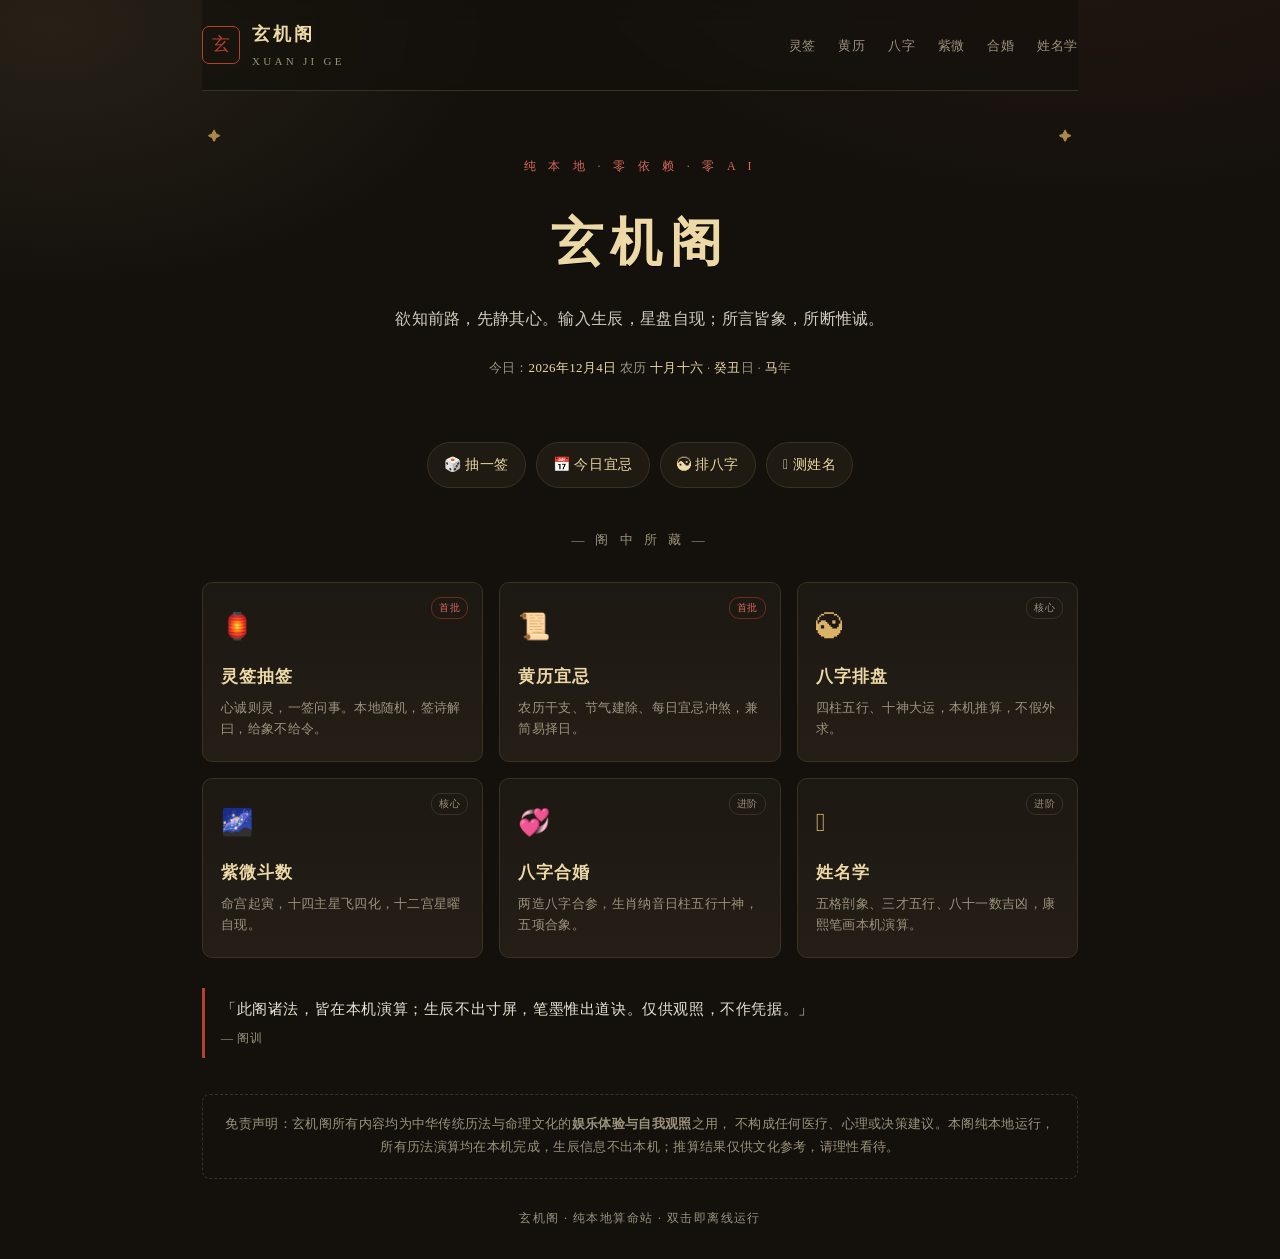
<file: index.html>
<!DOCTYPE html>
<html lang="zh-CN">
<head>
<meta charset="UTF-8">
<meta name="viewport" content="width=device-width, initial-scale=1.0">
<title>玄机阁 · 纯本地算命站</title>
<meta name="description" content="玄机阁：纯本地、零依赖、零AI的中华命理文化站。灵签、黄历、八字、紫微、合婚、姓名学，历法内核本机演算，生辰不出本机。">
<meta property="og:title" content="玄机阁 · 纯本地算命站">
<meta property="og:description" content="灵签、黄历、八字、紫微、合婚、姓名学，纯本地演算，生辰不出本机。">
<meta property="og:type" content="website">
<meta property="og:locale" content="zh_CN">
<meta name="theme-color" content="#14110d">
<link rel="icon" href="data:,">
<link rel="stylesheet" href="assets/style.css">
</head>
<body>
<a class="skip" href="#main">跳到主要内容</a>
<div class="wrap" id="main">

  <div class="topbar">
    <div class="brand">
      <span class="seal">玄</span>
      <div><b>玄机阁</b><small>XUAN JI GE</small></div>
    </div>
    <nav class="nav">
      <a href="modules/lingqian.html">灵签</a>
      <a href="modules/huangli.html">黄历</a>
      <a href="modules/bazi.html">八字</a>
      <a href="modules/ziwei.html">紫微</a>
      <a href="modules/hehun.html">合婚</a>
      <a href="modules/nameology.html">姓名学</a>
    </nav>
  </div>

  <header class="hero">
    <div class="kicker">纯 本 地 · 零 依 赖 · 零 A I</div>
    <h1>玄机阁</h1>
    <p class="edict">欲知前路，先静其心。输入生辰，星盘自现；所言皆象，所断惟诚。</p>
    <div class="today" id="today" aria-live="polite">今日：<b>—</b></div>
  </header>

  <div class="quick-chips" role="navigation" aria-label="快捷入口">
    <a class="chip" href="modules/lingqian.html">🎲 抽一签</a>
    <a class="chip" href="modules/huangli.html">📅 今日宜忌</a>
    <a class="chip" href="modules/bazi.html">☯ 排八字</a>
    <a class="chip" href="modules/nameology.html">𖤐 测姓名</a>
  </div>

  <div class="section-title">— 阁 中 所 藏 —</div>
  <div class="grid">
    <a class="tile reveal" href="modules/lingqian.html">
      <span class="tag hot">首批</span>
      <div class="ic">🏮</div>
      <h3>灵签抽签</h3>
      <p>心诚则灵，一签问事。本地随机，签诗解曰，给象不给令。</p>
    </a>
    <a class="tile reveal" href="modules/huangli.html">
      <span class="tag hot">首批</span>
      <div class="ic">📜</div>
      <h3>黄历宜忌</h3>
      <p>农历干支、节气建除、每日宜忌冲煞，兼简易择日。</p>
    </a>
    <a class="tile reveal" href="modules/bazi.html">
      <span class="tag">核心</span>
      <div class="ic">☯</div>
      <h3>八字排盘</h3>
      <p>四柱五行、十神大运，本机推算，不假外求。</p>
    </a>
    <a class="tile reveal" href="modules/ziwei.html">
      <span class="tag">核心</span>
      <div class="ic">🌌</div>
      <h3>紫微斗数</h3>
      <p>命宫起寅，十四主星飞四化，十二宫星曜自现。</p>
    </a>
    <a class="tile reveal" href="modules/hehun.html">
      <span class="tag">进阶</span>
      <div class="ic">💞</div>
      <h3>八字合婚</h3>
      <p>两造八字合参，生肖纳音日柱五行十神，五项合象。</p>
    </a>
    <a class="tile reveal" href="modules/nameology.html">
      <span class="tag">进阶</span>
      <div class="ic">𖤐</div>
      <h3>姓名学</h3>
      <p>五格剖象、三才五行、八十一数吉凶，康熙笔画本机演算。</p>
    </a>
  </div>

  <div class="verse">「此阁诸法，皆在本机演算；生辰不出寸屏，笔墨惟出道诀。仅供观照，不作凭据。」<span class="src">— 阁训</span></div>

  <div class="disclaimer">
    免责声明：玄机阁所有内容均为中华传统历法与命理文化的<strong>娱乐体验与自我观照</strong>之用，
    不构成任何医疗、心理或决策建议。本阁纯本地运行，所有历法演算均在本机完成，生辰信息不出本机；推算结果仅供文化参考，请理性看待。
  </div>

  <footer>玄机阁 · 纯本地算命站 · 双击即离线运行</footer>
</div>

<div class="tabbar" role="navigation" aria-label="移动端导航">
  <a href="index.html"><span class="ic">🏮</span>首页</a>
  <a href="modules/lingqian.html"><span class="ic">🏮</span>灵签</a>
  <a href="modules/huangli.html"><span class="ic">📜</span>黄历</a>
  <a href="modules/bazi.html"><span class="ic">☯</span>八字</a>
  <a href="modules/ziwei.html"><span class="ic">🌌</span>紫微</a>
  <a href="modules/hehun.html"><span class="ic">💞</span>合婚</a>
  <a href="modules/nameology.html"><span class="ic">𖤐</span>姓名</a>
</div>

<script defer src="assets/config.js"></script>
<script defer src="assets/logger.js"></script>
<script defer src="assets/core.js"></script>
<script>
document.addEventListener('DOMContentLoaded', function () {
  if (window.XJ_LOG) XJ_LOG.install();
  (function () {
    var t = XJ.getTodayLunar();
    document.getElementById('today').innerHTML =
      '今日：<b>'+t.solar+'</b> 农历 <b>'+t.lunar+'</b> · <b>'+t.gzDay+'</b>日 · <b>'+t.animal+'</b>年';
  })();
  // 设置朱印 favicon：内联 SVG，无额外文件、无外链
  (function () {
    var svg = "<svg xmlns='http://www.w3.org/2000/svg' viewBox='0 0 32 32'>" +
      "<circle cx='16' cy='16' r='14' fill='%23b23b2e'/>" +
      "<text x='16' y='23' font-size='20' text-anchor='middle' " +
      "font-family='serif' fill='%23f3e6c0'>玄</text></svg>";
    var lk = document.querySelector("link[rel~='icon']");
    if (lk) lk.href = 'data:image/svg+xml,' + svg;
  })();
});
</script>
<nav class="bottom-tab">
  <a class="active" href="index.html">🏠<span>首页</span></a>
  <a href="modules/bazi.html">☯<span>八字</span></a>
  <a href="modules/ziwei.html">🌌<span>紫微</span></a>
  <a href="modules/nameology.html">✍<span>姓名</span></a>
  <a href="modules/huangli.html">📅<span>黄历</span></a>
  <a href="modules/hehun.html">💞<span>合婚</span></a>
</nav>
</body>
</html>
</file>
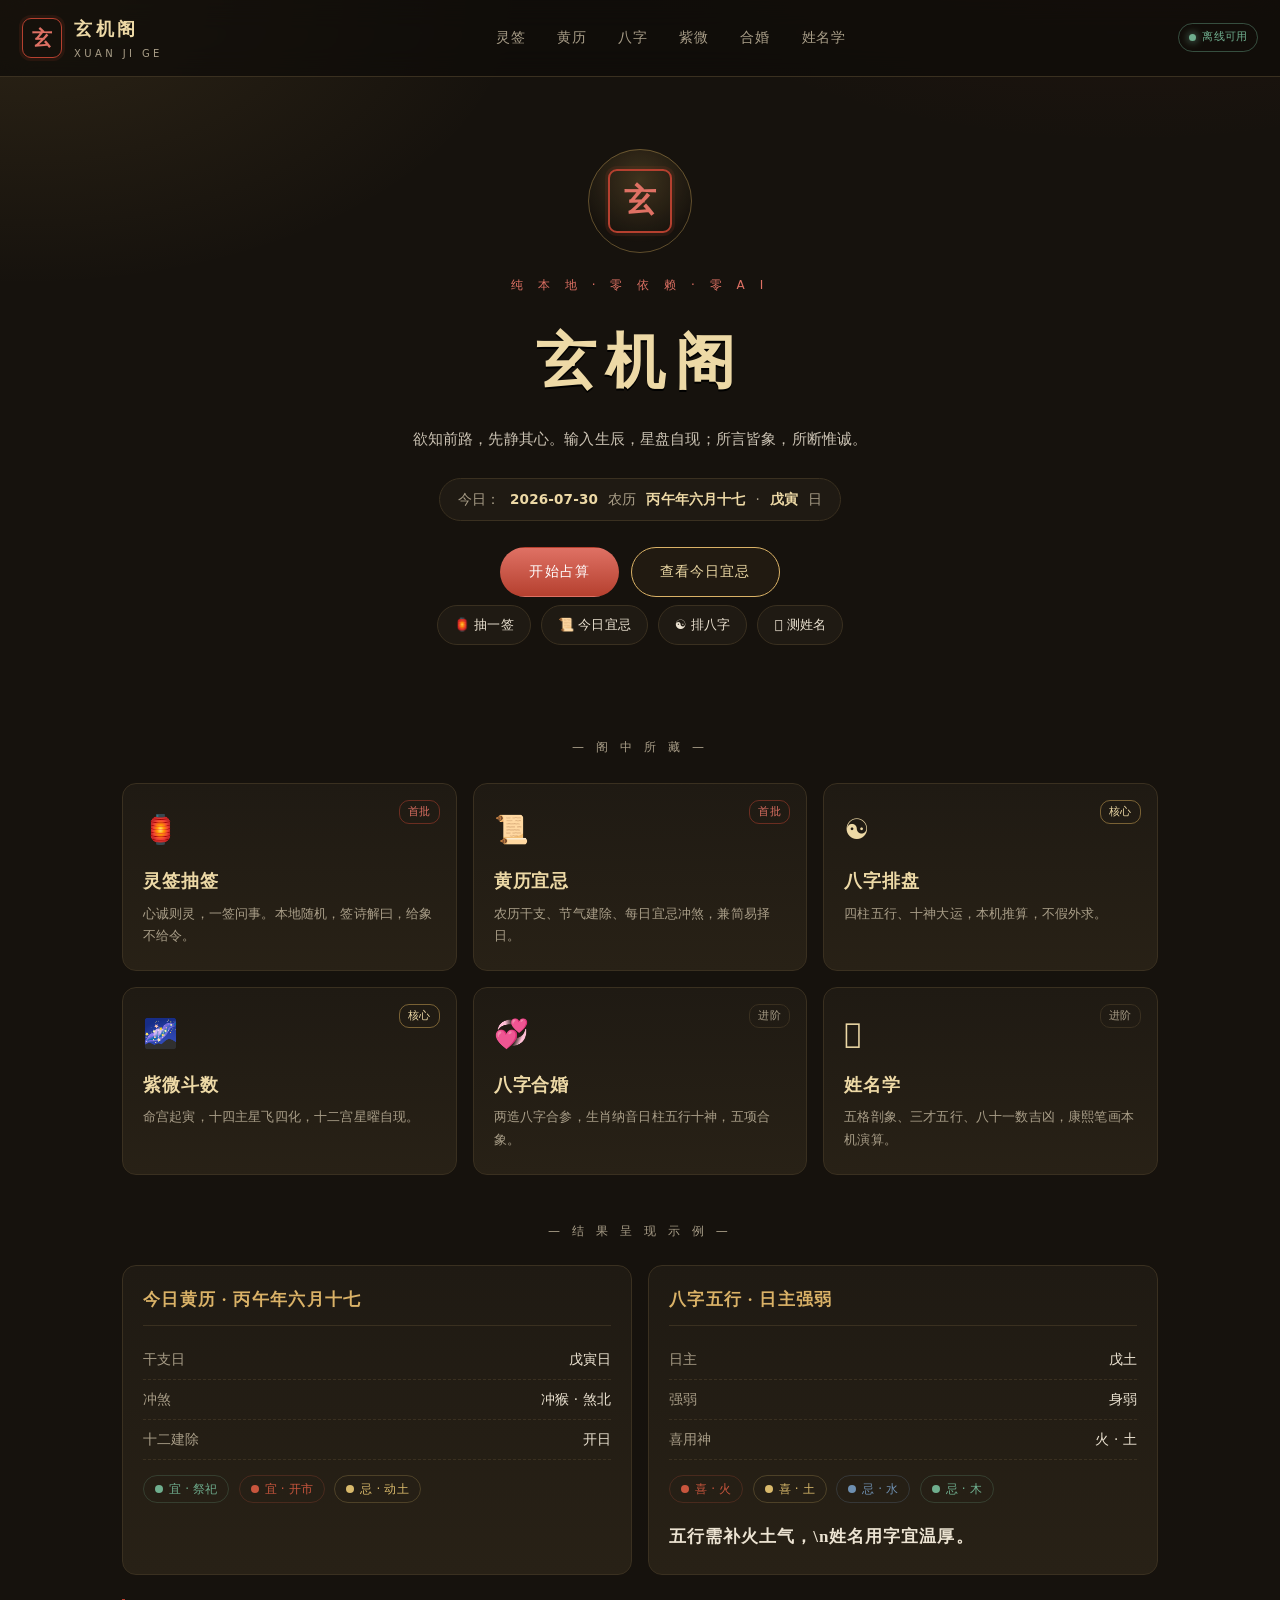
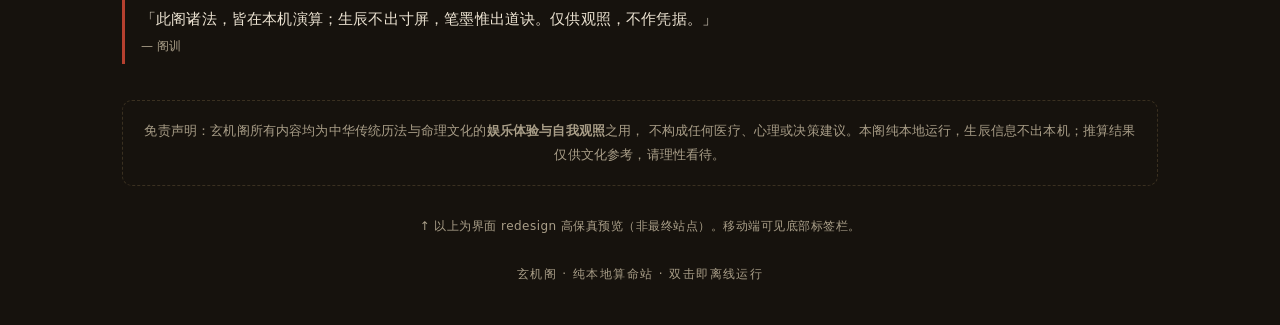
<file: redesign-preview.html>
<!DOCTYPE html>
<html lang="zh-CN">
<head>
<meta charset="UTF-8">
<meta name="viewport" content="width=device-width, initial-scale=1.0">
<title>玄机阁 · 界面 redesign 预览</title>
<style>
/* ===== 新设计系统（预览用，内联自包含） ===== */
:root{
  --ink-0:#0e0c09; --ink-1:#16120d; --ink-2:#1f1a13; --ink-3:#282116;
  --gold:#dab267; --gold-soft:#edd9a6; --gold-dim:#a98a4c;
  --cinnabar:#b5402f; --cinnabar-soft:#df7164;
  --paper:#ece3d2; --muted:#a99e88; --line:#3a3020;
  /* 五行功能色 */
  --wood:#6fae8e; --fire:#c8553d; --earth:#d9b96b; --metal:#cfc6b0; --water:#6e8fb0;
  --r:14px; --maxw:1080px;
  --serif:"Songti SC","STSong","Noto Serif CJK SC",serif;
  --kai:"Kaiti SC","STKaiti","Kaiti",var(--serif);
  --sans:-apple-system,BlinkMacSystemFont,"PingFang SC","Microsoft YaHei",system-ui,"Segoe UI",sans-serif;
}
*{box-sizing:border-box;margin:0;padding:0}
html{scroll-behavior:smooth}
body{
  font-family:var(--sans); /* 正文无衬线：清晰易读 */
  background:
    radial-gradient(1000px 560px at 88% -10%,rgba(181,64,47,.12),transparent 60%),
    radial-gradient(900px 520px at 2% 0%,rgba(210,168,87,.12),transparent 55%),
    var(--ink-1);
  color:var(--paper);line-height:1.7;letter-spacing:.01em;
  -webkit-font-smoothing:antialiased;min-height:100vh;
}
.wrap{max-width:var(--maxw);margin:0 auto;padding:0 22px}
h1,h2,h3,.brand b,.seal,.poem{font-family:var(--serif);font-weight:600}
a{color:var(--gold-soft);text-decoration:none}

/* —— 顶栏：玻璃化 + 吸顶 —— */
.topbar{position:sticky;top:0;z-index:50;display:flex;align-items:center;justify-content:space-between;
  padding:14px 22px;backdrop-filter:blur(14px);background:rgba(14,12,9,.72);border-bottom:1px solid var(--line)}
.brand{display:flex;align-items:center;gap:12px}
.seal{display:grid;place-items:center;width:40px;height:40px;border:1.5px solid var(--cinnabar);
  border-radius:9px;color:var(--cinnabar-soft);font-family:var(--kai);font-size:20px;flex:none;
  box-shadow:0 0 0 3px rgba(181,64,47,.12)}
.brand b{font-size:18px;color:var(--gold-soft);letter-spacing:.2em}
.brand small{display:block;color:var(--muted);font-size:10px;letter-spacing:.34em;font-family:var(--sans)}
.nav{display:flex;gap:4px}
.nav a{padding:8px 14px;border-radius:20px;color:var(--muted);font-size:13.5px;transition:.2s;letter-spacing:.04em}
.nav a:hover{color:var(--paper);background:rgba(210,168,87,.1)}
.offline-pill{display:inline-flex;align-items:center;gap:6px;font-size:11px;color:var(--wood);
  border:1px solid rgba(111,174,142,.4);border-radius:20px;padding:4px 10px}
.offline-pill::before{content:"";width:7px;height:7px;border-radius:50%;background:var(--wood);box-shadow:0 0 8px var(--wood)}

/* —— 扉页 Hero —— */
.hero{text-align:center;padding:72px 0 40px;position:relative}
.medallion{width:104px;height:104px;margin:0 auto 22px;border-radius:50%;
  background:radial-gradient(circle at 50% 30%,rgba(210,168,87,.22),transparent 70%);
  display:grid;place-items:center;position:relative}
.medallion::before{content:"";position:absolute;inset:0;border:1px solid var(--gold-dim);border-radius:50%;opacity:.5}
.medallion .seal{width:64px;height:64px;font-size:32px;border-width:2px}
.hero .kicker{color:var(--cinnabar-soft);letter-spacing:.46em;font-size:12px;font-family:var(--sans)}
.hero h1{font-size:clamp(40px,8vw,60px);color:var(--gold-soft);letter-spacing:.16em;margin:16px 0 12px;text-shadow:0 2px 0 #000}
.hero .edict{max-width:560px;margin:0 auto;color:var(--paper);opacity:.85;font-size:15px;line-height:1.95}
.today{display:inline-flex;align-items:center;gap:10px;margin-top:24px;padding:9px 18px;
  border:1px solid var(--line);border-radius:24px;background:var(--ink-2);font-size:13.5px;color:var(--muted)}
.today b{color:var(--gold-soft);font-weight:600}
.cta-row{display:flex;gap:12px;justify-content:center;margin-top:26px;flex-wrap:wrap}
.btn{display:inline-block;padding:12px 28px;border-radius:26px;font-size:14px;letter-spacing:.08em;cursor:pointer;
  transition:.2s;font-family:var(--sans);border:1px solid transparent}
.btn-primary{background:linear-gradient(180deg,var(--cinnabar-soft),var(--cinnabar));color:#fff;border-color:transparent}
.btn-primary:hover{filter:brightness(1.08);transform:translateY(-1px)}
.btn-ghost{border-color:var(--gold);color:var(--gold-soft);background:rgba(210,168,87,.06)}
.btn-ghost:hover{background:rgba(210,168,87,.16)}
.btn:focus-visible{outline:2px solid var(--gold-soft);outline-offset:3px}

/* —— 快捷入口 —— */
.quick{display:flex;gap:10px;justify-content:center;flex-wrap:wrap;margin:8px 0 6px}
.quick a{font-size:13px;color:var(--paper);border:1px solid var(--line);border-radius:24px;padding:8px 16px;
  background:var(--ink-2);transition:.2s}
.quick a:hover{border-color:var(--gold-dim);color:var(--gold-soft)}

/* —— 模块宫格 —— */
.section-title{text-align:center;color:var(--muted);letter-spacing:.34em;font-size:12px;margin:46px 0 6px}
.grid{display:grid;grid-template-columns:repeat(3,1fr);gap:16px;margin:26px 0}
.tile{background:linear-gradient(180deg,var(--ink-2),var(--ink-3));border:1px solid var(--line);
  border-radius:var(--r);padding:22px 20px;transition:.22s;position:relative;overflow:hidden;display:block}
.tile::after{content:"";position:absolute;left:0;top:0;width:3px;height:100%;background:var(--gold-dim);opacity:0;transition:.22s}
.tile:hover{transform:translateY(-4px);border-color:var(--gold-dim);box-shadow:0 14px 36px rgba(0,0,0,.45)}
.tile:hover::after{opacity:1}
.tile .ic{font-size:28px;margin-bottom:12px;display:block}
.tile h3{font-size:18px;color:var(--gold-soft);letter-spacing:.05em;margin-bottom:6px}
.tile p{font-size:13px;color:var(--muted);line-height:1.75}
.tag{position:absolute;top:16px;right:16px;font-size:10.5px;color:var(--muted);border:1px solid var(--line);
  border-radius:10px;padding:2px 8px;letter-spacing:.05em}
.tag.hot{color:var(--cinnabar-soft);border-color:rgba(181,64,47,.5)}
.tag.core{color:var(--gold-soft);border-color:rgba(210,168,87,.5)}

/* —— 结果区统一卡片语言（示例：黄历/八字）—— */
.sample{display:grid;grid-template-columns:1fr 1fr;gap:16px;margin:24px 0}
.card{background:linear-gradient(180deg,var(--ink-2),var(--ink-3));border:1px solid var(--line);
  border-radius:var(--r);padding:20px}
.card h3{font-size:17px;color:var(--gold);letter-spacing:.08em;margin-bottom:14px;border-bottom:1px solid var(--line);padding-bottom:10px}
.elem{display:inline-flex;align-items:center;gap:6px;font-size:12px;border-radius:14px;padding:3px 11px;margin:3px 4px 3px 0;border:1px solid var(--line)}
.elem .dot{width:8px;height:8px;border-radius:50%}
.wood{color:var(--wood);border-color:rgba(111,174,142,.22)} .wood .dot{background:var(--wood)}
.fire{color:var(--fire);border-color:rgba(200,85,61,.22)} .fire .dot{background:var(--fire)}
.earth{color:var(--earth);border-color:rgba(217,185,107,.22)} .earth .dot{background:var(--earth)}
.metal{color:var(--metal);border-color:rgba(207,198,176,.22)} .metal .dot{background:var(--metal)}
.water{color:var(--water);border-color:rgba(110,143,176,.22)} .water .dot{background:var(--water)}
.kv{display:flex;justify-content:space-between;padding:8px 0;border-bottom:1px dashed var(--line);font-size:13.5px}
.kv:last-child{border-bottom:0}
.kv .k{color:var(--muted)} .kv .v{color:var(--paper)}
.poem{font-family:var(--kai);font-size:17px;color:var(--paper);line-height:2;letter-spacing:.06em;white-space:pre-line}

/* —— 道诀 / 声明 / 页脚 —— */
.verse{border-left:3px solid var(--cinnabar);padding:8px 0 8px 16px;color:var(--paper);font-size:14.5px;
  margin:14px 0;font-family:var(--kai)}
.verse .src{display:block;color:var(--muted);font-size:12px;margin-top:4px;font-family:var(--sans)}
.disclaimer{margin-top:36px;padding:18px 20px;border:1px dashed var(--line);border-radius:10px;color:var(--muted);font-size:12.5px;line-height:1.9;text-align:center}
footer{text-align:center;color:var(--muted);font-size:12px;margin-top:28px;letter-spacing:.12em;padding-bottom:40px}

/* —— 移动端底部标签栏（习惯：App 式导航）—— */
.bottombar{display:none}
@media(max-width:720px){
  .nav{display:none}
  .grid{grid-template-columns:repeat(2,1fr)}
  .sample{grid-template-columns:1fr}
  .bottombar{position:fixed;left:0;right:0;bottom:0;z-index:60;display:flex;justify-content:space-around;
    background:rgba(14,12,9,.92);backdrop-filter:blur(14px);border-top:1px solid var(--line);padding:8px 4px;
    padding-bottom:calc(8px + env(safe-area-inset-bottom))}
  .bottombar a{display:flex;flex-direction:column;align-items:center;gap:3px;color:var(--muted);font-size:11px;flex:1}
  .bottombar a .bi{font-size:18px}
  .bottombar a:hover{color:var(--gold-soft)}
  body{padding-bottom:64px}
}
@media(max-width:460px){.grid{grid-template-columns:1fr}}
@media (prefers-reduced-motion: no-preference){
  @keyframes xj-rise{from{opacity:0;transform:translateY(12px)}to{opacity:1;transform:none}}
  .rise{animation:xj-rise .6s ease both}
}
a:focus-visible,.btn:focus-visible{outline:2px solid var(--gold-soft);outline-offset:3px}
.banner-note{text-align:center;color:var(--muted);font-size:12px;margin:30px 0 0;letter-spacing:.04em}
</style>
</head>
<body>

<!-- 顶栏 -->
<div class="topbar">
  <div class="brand">
    <span class="seal">玄</span>
    <div><b>玄机阁</b><small>XUAN JI GE</small></div>
  </div>
  <nav class="nav">
    <a href="#">灵签</a><a href="#">黄历</a><a href="#">八字</a>
    <a href="#">紫微</a><a href="#">合婚</a><a href="#">姓名学</a>
  </nav>
  <span class="offline-pill">离线可用</span>
</div>

<div class="wrap">
  <!-- Hero -->
  <header class="hero rise">
    <div class="medallion"><span class="seal">玄</span></div>
    <div class="kicker">纯 本 地 · 零 依 赖 · 零 A I</div>
    <h1>玄机阁</h1>
    <p class="edict">欲知前路，先静其心。输入生辰，星盘自现；所言皆象，所断惟诚。</p>
    <div class="today">今日：<b>2026-07-30</b> 农历 <b>丙午年六月十七</b> · <b>戊寅</b>日</div>
    <div class="cta-row">
      <a class="btn btn-primary" href="#">开始占算</a>
      <a class="btn btn-ghost" href="#">查看今日宜忌</a>
    </div>
    <div class="quick">
      <a href="#">🏮 抽一签</a><a href="#">📜 今日宜忌</a><a href="#">☯ 排八字</a><a href="#">𖤐 测姓名</a>
    </div>
  </header>

  <!-- 模块宫格 -->
  <div class="section-title">— 阁 中 所 藏 —</div>
  <div class="grid">
    <a class="tile" href="#"><span class="tag hot">首批</span><span class="ic">🏮</span>
      <h3>灵签抽签</h3><p>心诚则灵，一签问事。本地随机，签诗解曰，给象不给令。</p></a>
    <a class="tile" href="#"><span class="tag hot">首批</span><span class="ic">📜</span>
      <h3>黄历宜忌</h3><p>农历干支、节气建除、每日宜忌冲煞，兼简易择日。</p></a>
    <a class="tile" href="#"><span class="tag core">核心</span><span class="ic">☯</span>
      <h3>八字排盘</h3><p>四柱五行、十神大运，本机推算，不假外求。</p></a>
    <a class="tile" href="#"><span class="tag core">核心</span><span class="ic">🌌</span>
      <h3>紫微斗数</h3><p>命宫起寅，十四主星飞四化，十二宫星曜自现。</p></a>
    <a class="tile" href="#"><span class="tag">进阶</span><span class="ic">💞</span>
      <h3>八字合婚</h3><p>两造八字合参，生肖纳音日柱五行十神，五项合象。</p></a>
    <a class="tile" href="#"><span class="tag">进阶</span><span class="ic">𖤐</span>
      <h3>姓名学</h3><p>五格剖象、三才五行、八十一数吉凶，康熙笔画本机演算。</p></a>
  </div>

  <!-- 结果区统一卡片语言示例 -->
  <div class="section-title">— 结 果 呈 现 示 例 —</div>
  <div class="sample">
    <div class="card">
      <h3>今日黄历 · 丙午年六月十七</h3>
      <div class="kv"><span class="k">干支日</span><span class="v">戊寅日</span></div>
      <div class="kv"><span class="k">冲煞</span><span class="v">冲猴 · 煞北</span></div>
      <div class="kv"><span class="k">十二建除</span><span class="v">开日</span></div>
      <div style="margin-top:12px">
        <span class="elem wood"><span class="dot"></span>宜 · 祭祀</span>
        <span class="elem fire"><span class="dot"></span>宜 · 开市</span>
        <span class="elem earth"><span class="dot"></span>忌 · 动土</span>
      </div>
    </div>
    <div class="card">
      <h3>八字五行 · 日主强弱</h3>
      <div class="kv"><span class="k">日主</span><span class="v">戊土</span></div>
      <div class="kv"><span class="k">强弱</span><span class="v">身弱</span></div>
      <div class="kv"><span class="k">喜用神</span><span class="v">火 · 土</span></div>
      <div style="margin-top:12px">
        <span class="elem fire"><span class="dot"></span>喜 · 火</span>
        <span class="elem earth"><span class="dot"></span>喜 · 土</span>
        <span class="elem water"><span class="dot"></span>忌 · 水</span>
        <span class="elem wood"><span class="dot"></span>忌 · 木</span>
      </div>
      <p class="poem" style="margin-top:14px">五行需补火土气，\n姓名用字宜温厚。</p>
    </div>
  </div>

  <div class="verse">「此阁诸法，皆在本机演算；生辰不出寸屏，笔墨惟出道诀。仅供观照，不作凭据。」<span class="src">— 阁训</span></div>

  <div class="disclaimer">
    免责声明：玄机阁所有内容均为中华传统历法与命理文化的<strong>娱乐体验与自我观照</strong>之用，
    不构成任何医疗、心理或决策建议。本阁纯本地运行，生辰信息不出本机；推算结果仅供文化参考，请理性看待。
  </div>

  <div class="banner-note">↑ 以上为界面 redesign 高保真预览（非最终站点）。移动端可见底部标签栏。</div>
  <footer>玄机阁 · 纯本地算命站 · 双击即离线运行</footer>
</div>

<!-- 移动端底部标签栏 -->
<nav class="bottombar">
  <a href="#"><span class="bi">🏮</span>灵签</a>
  <a href="#"><span class="bi">📜</span>黄历</a>
  <a href="#"><span class="bi">☯</span>八字</a>
  <a href="#"><span class="bi">🌌</span>紫微</a>
  <a href="#"><span class="bi">𖤐</span>姓名</a>
</nav>

</body>
</html>
</file>
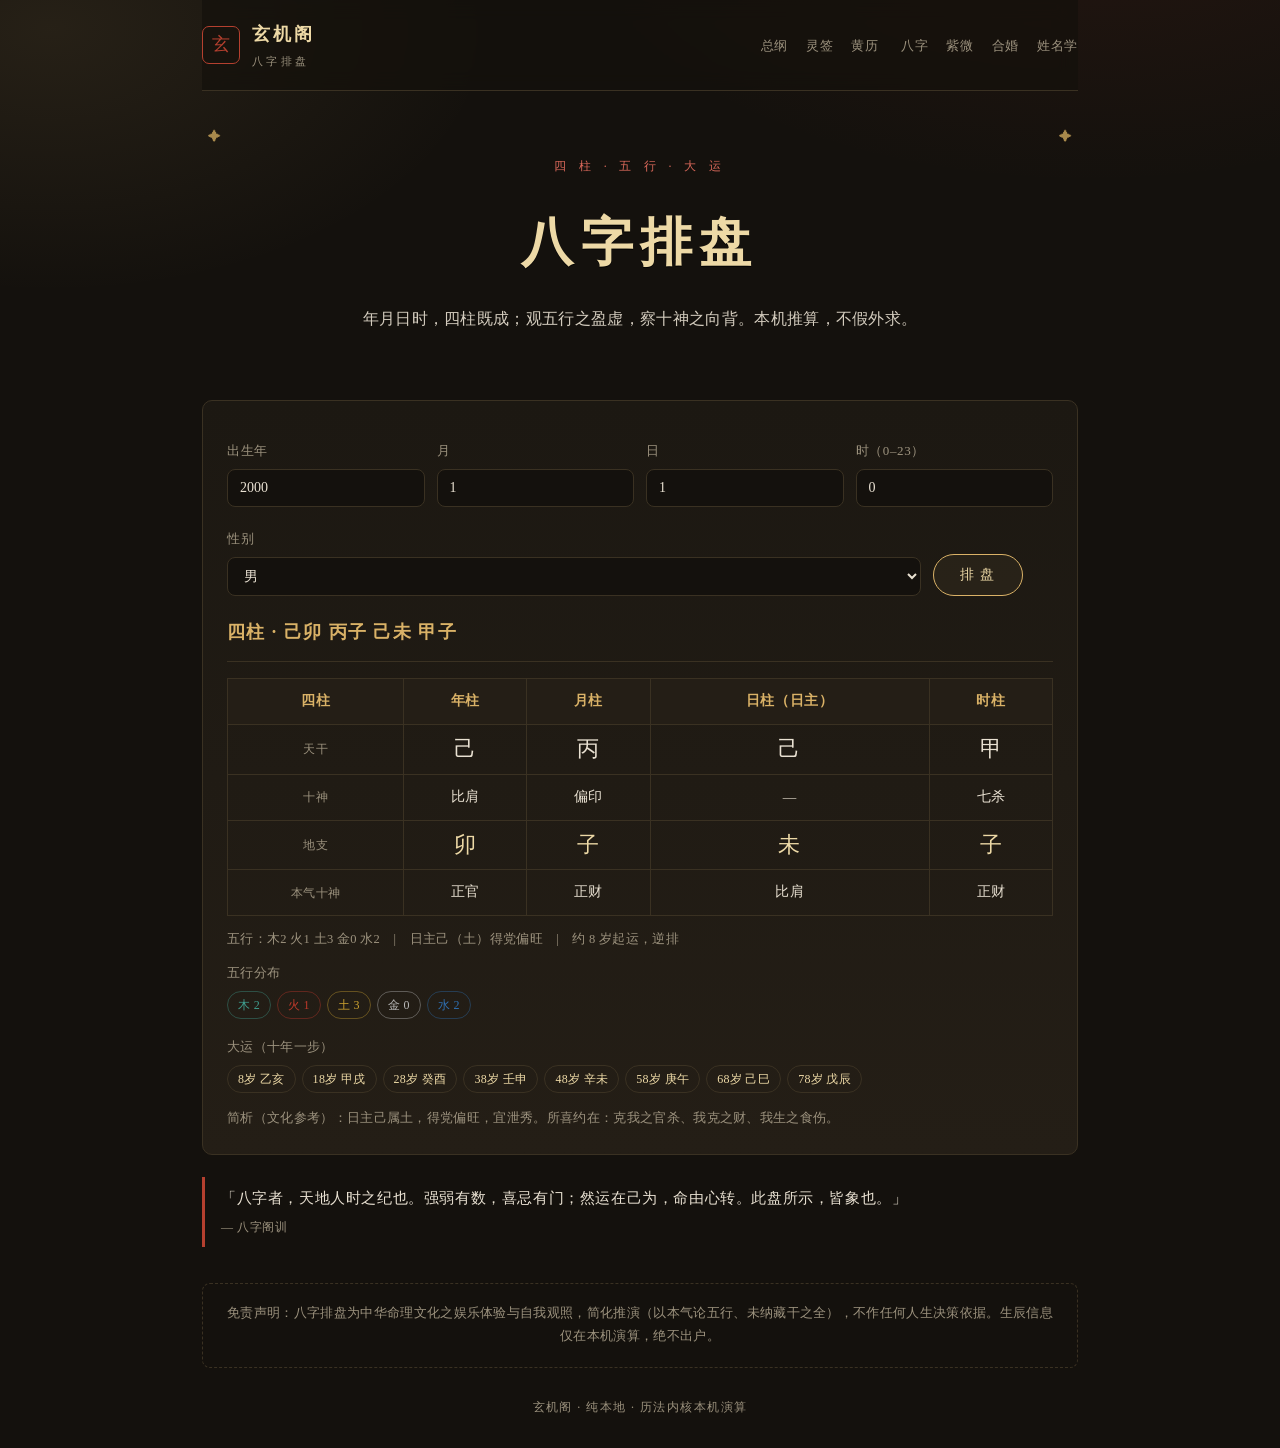
<file: modules/bazi.html>
<!DOCTYPE html>
<html lang="zh-CN">
<head>
<meta charset="UTF-8">
<meta name="viewport" content="width=device-width, initial-scale=1.0">
<title>玄机阁 · 八字排盘</title>
<meta name="description" content="玄机阁八字排盘：四柱五行、十神大运，纯本地历法内核演算，生辰不出本机，零依赖零AI。">
<meta property="og:title" content="玄机阁 · 八字排盘">
<meta property="og:description" content="四柱五行、十神大运，本机推算，不假外求。">
<meta property="og:type" content="website">
<meta property="og:locale" content="zh_CN">
<meta name="theme-color" content="#14110d">
<link rel="icon" href="data:,">
<link rel="stylesheet" href="../assets/style.css">
</head>
<body>
<a class="skip" href="#main">跳到主要内容</a>
<div class="wrap" id="main">
  <div class="topbar">
    <div class="brand"><span class="seal">玄</span><div><b>玄机阁</b><small>八字排盘</small></div></div>
    <nav class="nav">
      <a href="../index.html">总纲</a><a href="lingqian.html">灵签</a><a href="huangli.html">黄历</a>
      <a href="bazi.html">八字</a><a href="ziwei.html">紫微</a><a href="hehun.html">合婚</a><a href="nameology.html">姓名学</a>
    </nav>
  </div>

  <header class="hero">
    <div class="kicker">四 柱 · 五 行 · 大 运</div>
    <h1>八字排盘</h1>
    <p class="edict">年月日时，四柱既成；观五行之盈虚，察十神之向背。本机推算，不假外求。</p>
  </header>

  <div class="panel">
    <div class="row">
      <div><label for="by">出生年</label><input type="number" id="by" min="1900" max="2100" value="2000"></div>
      <div><label for="bm">月</label><input type="number" id="bm" min="1" max="12" value="1"></div>
      <div><label for="bd">日</label><input type="number" id="bd" min="1" max="31" value="1"></div>
      <div><label for="bh">时（0–23）</label><input type="number" id="bh" min="0" max="23" value="0"></div>
    </div>
    <div class="row" style="margin-top:6px">
      <div><label for="bg">性别</label>
        <select id="bg"><option value="男">男</option><option value="女">女</option></select>
      </div>
      <div style="flex:0 0 auto;display:flex;align-items:flex-end">
        <button class="btn gold" id="calcBtn">排 盘</button>
      </div>
    </div>

    <div id="out" aria-live="polite" style="margin-top:20px"></div>
  </div>

  <div class="verse">「八字者，天地人时之纪也。强弱有数，喜忌有门；然运在己为，命由心转。此盘所示，皆象也。」<span class="src">— 八字阁训</span></div>

  <div class="disclaimer">免责声明：八字排盘为中华命理文化之娱乐体验与自我观照，简化推演（以本气论五行、未纳藏干之全），不作任何人生决策依据。生辰信息仅在本机演算，绝不出户。</div>
  <footer>玄机阁 · 纯本地 · 历法内核本机演算</footer>
</div>

<script defer src="../assets/config.js"></script>
<script defer src="../assets/logger.js"></script>
<script defer src="../assets/core.js"></script>
<script defer src="../assets/bazi.js"></script>
<script>
document.addEventListener('DOMContentLoaded', function () {
  if (window.XJ_LOG) XJ_LOG.install();
  (function () {
  function el(id) { return document.getElementById(id); }
  function pillarTable(r) {
    var p = r.piller;
    var head = '<tr><th>四柱</th><th>年柱</th><th>月柱</th><th>日柱（日主）</th><th>时柱</th></tr>';
    var gan = '<tr><td class="lbl">天干</td>' + p.gan.map(function (g, i) {
      return '<td class="pillar-gan' + (i === 2 ? ' qian-edict' : '') + '">' + g + '</td>';
    }).join('') + '</tr>';
    var tg = '<tr><td class="lbl">十神</td>' + p.tg.map(function (t) {
      return '<td>' + (t === '日主' ? '—' : t) + '</td>';
    }).join('') + '</tr>';
    var zhi = '<tr><td class="lbl">地支</td>' + p.zhi.map(function (z) {
      return '<td class="pillar-zi">' + z + '</td>';
    }).join('') + '</tr>';
    var dz = '<tr><td class="lbl">本气十神</td>' + p.dz.map(function (t) {
      return '<td>' + t + '</td>';
    }).join('') + '</tr>';
    return '<table class="bazi-table">' + head + gan + tg + zhi + dz + '</table>';
  }

  function showErr(msg) {
    var p = document.createElement('p');
    p.className = 'note';
    p.textContent = '推算出错：' + msg;
    el('out').innerHTML = '';
    el('out').appendChild(p);
  }

  function render() {
    var y = +el('by').value, m = +el('bm').value, d = +el('bd').value,
        h = +el('bh').value, g = el('bg').value;
    if (!y || !m || !d) return;
    if (y < 1900 || y > 2100) { showErr('出生年仅支持 1900–2100。'); return; }
    var r;
    try { r = XJ_BAZI.bazi(y, m, d, h, g); }
    catch (e) { showErr(e.message); return; }

    var wx = '<div class="wuxing-bar">';
    ['木', '火', '土', '金', '水'].forEach(function (w) {
      wx += '<span class="' + ({'木':'mu','火':'huo','土':'tu','金':'jin','水':'shui'}[w]) + '">' + w + ' ' + r.wx[w] + '</span>';
    });
    wx += '</div>';

    var dy = '<div class="wuxing-bar">';
    r.daYun.forEach(function (s) { dy += '<span>' + s.age + '岁 ' + s.gz + '</span>'; });
    dy += '</div>';

    var html = '';
    html += '<h2 style="font-size:18px">四柱 · ' + r.text.four.join(' ') + '</h2>';
    html += pillarTable(r);
    html += '<div class="note" style="margin-top:12px">五行：' + r.text.wxLine + '　|　' + r.text.meLine +
      '　|　' + r.text.daYunLine + '</div>';
    html += '<div style="margin:10px 0 4px;color:var(--muted);font-size:13px">五行分布</div>' + wx;
    html += '<div style="margin:16px 0 4px;color:var(--muted);font-size:13px">大运（十年一步）</div>' + dy;
    html += '<p class="note" style="margin-top:14px">简析（文化参考）：日主' + r.me + '属' + r.meWx +
      '，' + (r.strong ? '得党偏旺，宜泄秀' : '偏弱，宜生扶') + '。所喜约在：' + r.xi.join('、') + '。</p>';
    el('out').innerHTML = html;
  }

  el('calcBtn').addEventListener('click', render);
  render();
})();
});
</script>
<nav class="bottom-tab">
  <a href="../index.html">🏠<span>首页</span></a>
  <a class="active" href="bazi.html">☯<span>八字</span></a>
  <a href="ziwei.html">🌌<span>紫微</span></a>
  <a href="nameology.html">✍<span>姓名</span></a>
  <a href="huangli.html">📅<span>黄历</span></a>
  <a href="hehun.html">💞<span>合婚</span></a>
</nav>
</body>
</html>
</file>
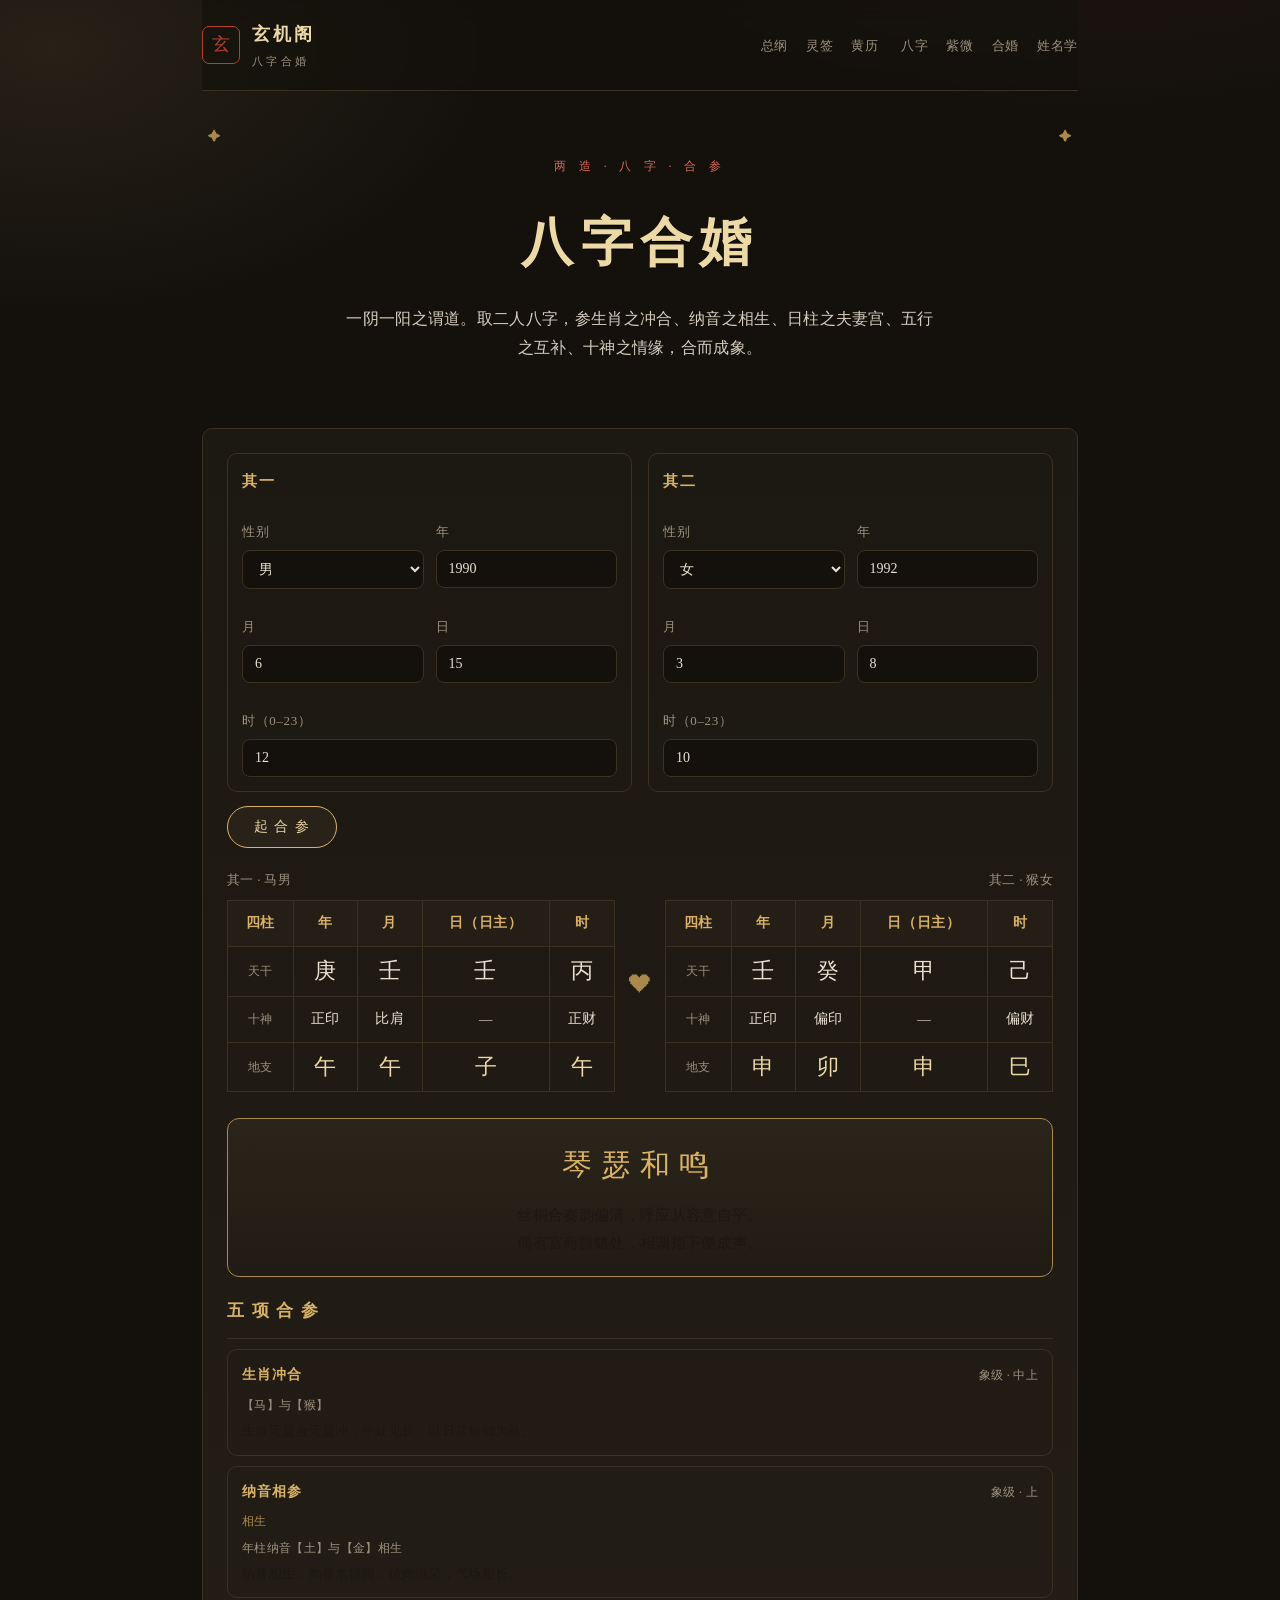
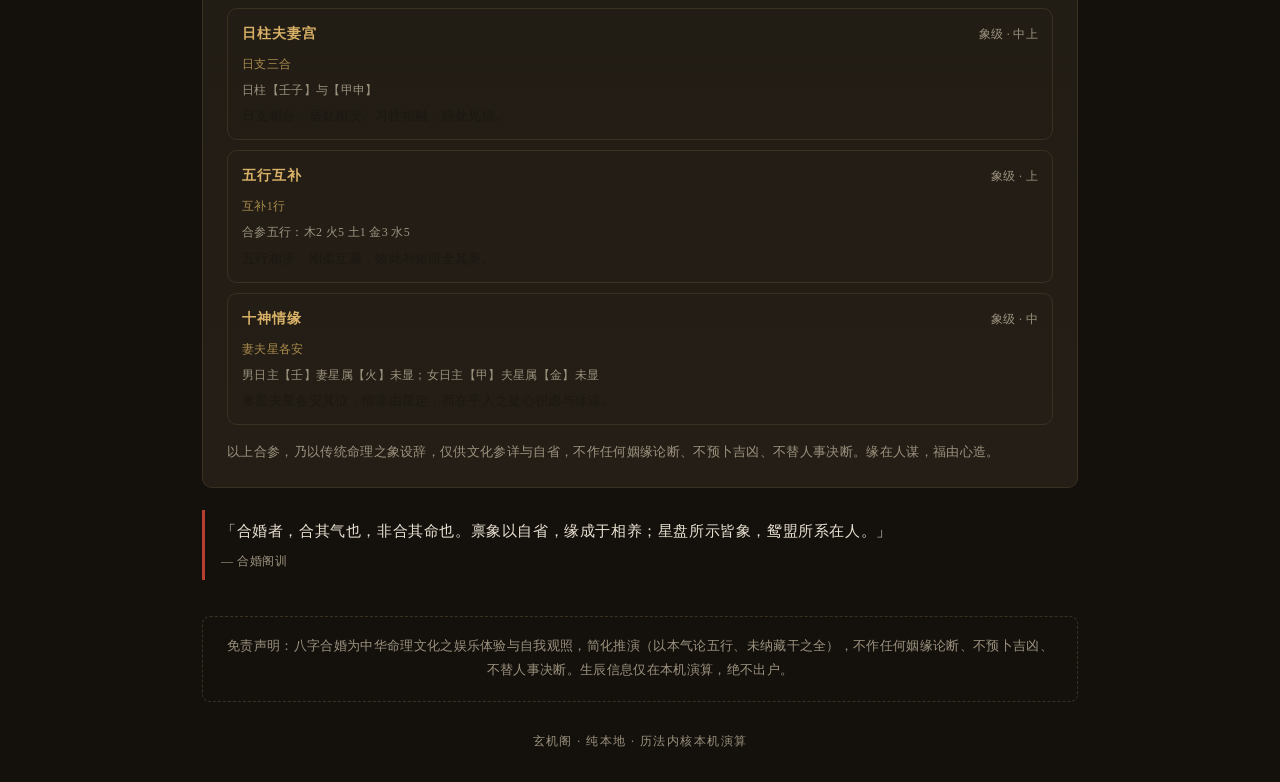
<file: modules/hehun.html>
<!DOCTYPE html>
<html lang="zh-CN">
<head>
<meta charset="UTF-8">
<meta name="viewport" content="width=device-width, initial-scale=1.0">
<title>玄机阁 · 八字合婚</title>
<meta name="description" content="玄机阁八字合婚：两造八字合参，生肖纳音日柱五行十神五项合象，纯本地演算，生辰不出本机。">
<meta property="og:title" content="玄机阁 · 八字合婚">
<meta property="og:description" content="两造八字合参，生肖纳音日柱五行十神，五项合象。">
<meta property="og:type" content="website">
<meta property="og:locale" content="zh_CN">
<meta name="theme-color" content="#14110d">
<link rel="icon" href="data:,">
<link rel="stylesheet" href="../assets/style.css">
</head>
<body>
<a class="skip" href="#main">跳到主要内容</a>
<div class="wrap" id="main">
  <div class="topbar">
    <div class="brand"><span class="seal">玄</span><div><b>玄机阁</b><small>八字合婚</small></div></div>
    <nav class="nav">
      <a href="../index.html">总纲</a><a href="lingqian.html">灵签</a><a href="huangli.html">黄历</a>
      <a href="bazi.html">八字</a><a href="ziwei.html">紫微</a><a href="hehun.html">合婚</a><a href="nameology.html">姓名学</a>
    </nav>
  </div>

  <header class="hero">
    <div class="kicker">两 造 · 八 字 · 合 参</div>
    <h1>八字合婚</h1>
    <p class="edict">一阴一阳之谓道。取二人八字，参生肖之冲合、纳音之相生、日柱之夫妻宫、五行之互补、十神之情缘，合而成象。</p>
  </header>

  <div class="panel">
    <div class="couple">
      <div class="side">
        <h3>其一</h3>
        <div class="row">
          <div><label for="a_g">性别</label>
            <select id="a_g"><option value="男">男</option><option value="女">女</option></select></div>
          <div><label for="a_y">年</label><input type="number" id="a_y" min="1900" max="2100" value="1990"></div>
          <div><label for="a_m">月</label><input type="number" id="a_m" min="1" max="12" value="6"></div>
          <div><label for="a_d">日</label><input type="number" id="a_d" min="1" max="31" value="15"></div>
          <div><label for="a_h">时（0–23）</label><input type="number" id="a_h" min="0" max="23" value="12"></div>
        </div>
      </div>
      <div class="side">
        <h3>其二</h3>
        <div class="row">
          <div><label for="b_g">性别</label>
            <select id="b_g"><option value="女">女</option><option value="男">男</option></select></div>
          <div><label for="b_y">年</label><input type="number" id="b_y" min="1900" max="2100" value="1992"></div>
          <div><label for="b_m">月</label><input type="number" id="b_m" min="1" max="12" value="3"></div>
          <div><label for="b_d">日</label><input type="number" id="b_d" min="1" max="31" value="8"></div>
          <div><label for="b_h">时（0–23）</label><input type="number" id="b_h" min="0" max="23" value="10"></div>
        </div>
      </div>
    </div>
    <div class="row" style="margin-top:14px">
      <div style="flex:0 0 auto;display:flex;align-items:flex-end">
        <button class="btn gold" id="calcBtn">起 合 参</button>
      </div>
    </div>
    <div id="out" aria-live="polite" style="margin-top:20px"></div>
  </div>

  <div class="verse">「合婚者，合其气也，非合其命也。禀象以自省，缘成于相养；星盘所示皆象，鸳盟所系在人。」<span class="src">— 合婚阁训</span></div>

  <div class="disclaimer">免责声明：八字合婚为中华命理文化之娱乐体验与自我观照，简化推演（以本气论五行、未纳藏干之全），不作任何姻缘论断、不预卜吉凶、不替人事决断。生辰信息仅在本机演算，绝不出户。</div>
  <footer>玄机阁 · 纯本地 · 历法内核本机演算</footer>
</div>

<script defer src="../assets/config.js"></script>
<script defer src="../assets/logger.js"></script>
<script defer src="../assets/core.js"></script>
<script defer src="../assets/bazi.js"></script>
<script defer src="../assets/hehun.js"></script>
<script>
document.addEventListener('DOMContentLoaded', function () {
  if (window.XJ_LOG) XJ_LOG.install();
  (function () {
  function el(id) { return document.getElementById(id); }
  function esc(s) {
    return String(s).replace(/[&<>"']/g, function (c) {
      return { '&': '&amp;', '<': '&lt;', '>': '&gt;', '"': '&quot;', "'": '&#39;' }[c];
    });
  }
  function ptext(r) { return r.yearGZ + ' ' + r.monthGZ + ' ' + r.dayGZ + ' ' + r.hourGZ; }

  function pillarTable(r) {
    var p = r.piller;
    var head = '<tr><th>四柱</th><th>年</th><th>月</th><th>日（日主）</th><th>时</th></tr>';
    var gan = '<tr><td class="lbl">天干</td>' + p.gan.map(function (g, i) {
      return '<td class="pillar-gan' + (i === 2 ? ' qian-edict' : '') + '">' + g + '</td>';
    }).join('') + '</tr>';
    var tg = '<tr><td class="lbl">十神</td>' + p.tg.map(function (t) {
      return '<td>' + (t === '日主' ? '—' : t) + '</td>';
    }).join('') + '</tr>';
    var zhi = '<tr><td class="lbl">地支</td>' + p.zhi.map(function (z) {
      return '<td class="pillar-zi">' + z + '</td>';
    }).join('') + '</tr>';
    return '<table class="bazi-table">' + head + gan + tg + zhi + '</table>';
  }

  function dimBlock(d) {
    return '<div class="he-dim">' +
      '<div class="dh"><b>' + d.title + '</b><span class="lvl">象级 · ' + ['下','中下','中','中上','上'][d.level+2] + '</span></div>' +
      (d.rel.length ? '<div class="rel">' + d.rel.join('、') + '</div>' : '') +
      '<div class="meta">' + d.meta + '</div>' +
      '<div class="tx">' + d.text + '</div>' +
      '</div>';
  }

  function render() {
    var a = { gender: el('a_g').value, year: +el('a_y').value, month: +el('a_m').value, day: +el('a_d').value, hour: +el('a_h').value };
    var b = { gender: el('b_g').value, year: +el('b_y').value, month: +el('b_m').value, day: +el('b_d').value, hour: +el('b_h').value };
    if (!a.year || !a.month || !a.day || !b.year || !b.month || !b.day) return;
    if (a.year < 1900 || a.year > 2100 || b.year < 1900 || b.year > 2100) {
      el('out').innerHTML = '<p class="note">推算出错：出生年仅支持 1900–2100。</p>';
      return;
    }
    var r;
    try { r = XJ_HEHUN.hehun(a, b); }
    catch (e) {
      var p = document.createElement('p');
      p.className = 'note';
      p.textContent = '推算出错：' + e.message;
      el('out').innerHTML = '';
      el('out').appendChild(p);
      return;
    }

    var html = '';
    html += '<div class="duel">';
    html += '<div><div class="duel-cap">其一 · ' + r.A.animal + esc(a.gender) + '</div>' + pillarTable(r.A) + '</div>';
    html += '<div class="mid">❤</div>';
    html += '<div><div class="duel-cap duel-cap-r">其二 · ' + r.B.animal + esc(b.gender) + '</div>' + pillarTable(r.B) + '</div>';
    html += '</div>';

    html += '<div class="xiang-box"><div class="x">' + r.xiang + '</div><div class="poem">' + r.poem + '</div></div>';

    html += '<h2 style="font-size:17px;color:var(--gold);letter-spacing:.1em;margin:6px 0 10px">五 项 合 参</h2>';
    r.dims.forEach(function (d) { html += dimBlock(d); });

    html += '<p class="note" style="margin-top:16px">' + r.disclaimer + '</p>';
    el('out').innerHTML = html;
  }

  el('calcBtn').addEventListener('click', render);
  render();
})();
});
</script>
<nav class="bottom-tab">
  <a href="../index.html">🏠<span>首页</span></a>
  <a href="bazi.html">☯<span>八字</span></a>
  <a href="ziwei.html">🌌<span>紫微</span></a>
  <a href="nameology.html">✍<span>姓名</span></a>
  <a href="huangli.html">📅<span>黄历</span></a>
  <a class="active" href="hehun.html">💞<span>合婚</span></a>
</nav>
</body>
</html>
</file>
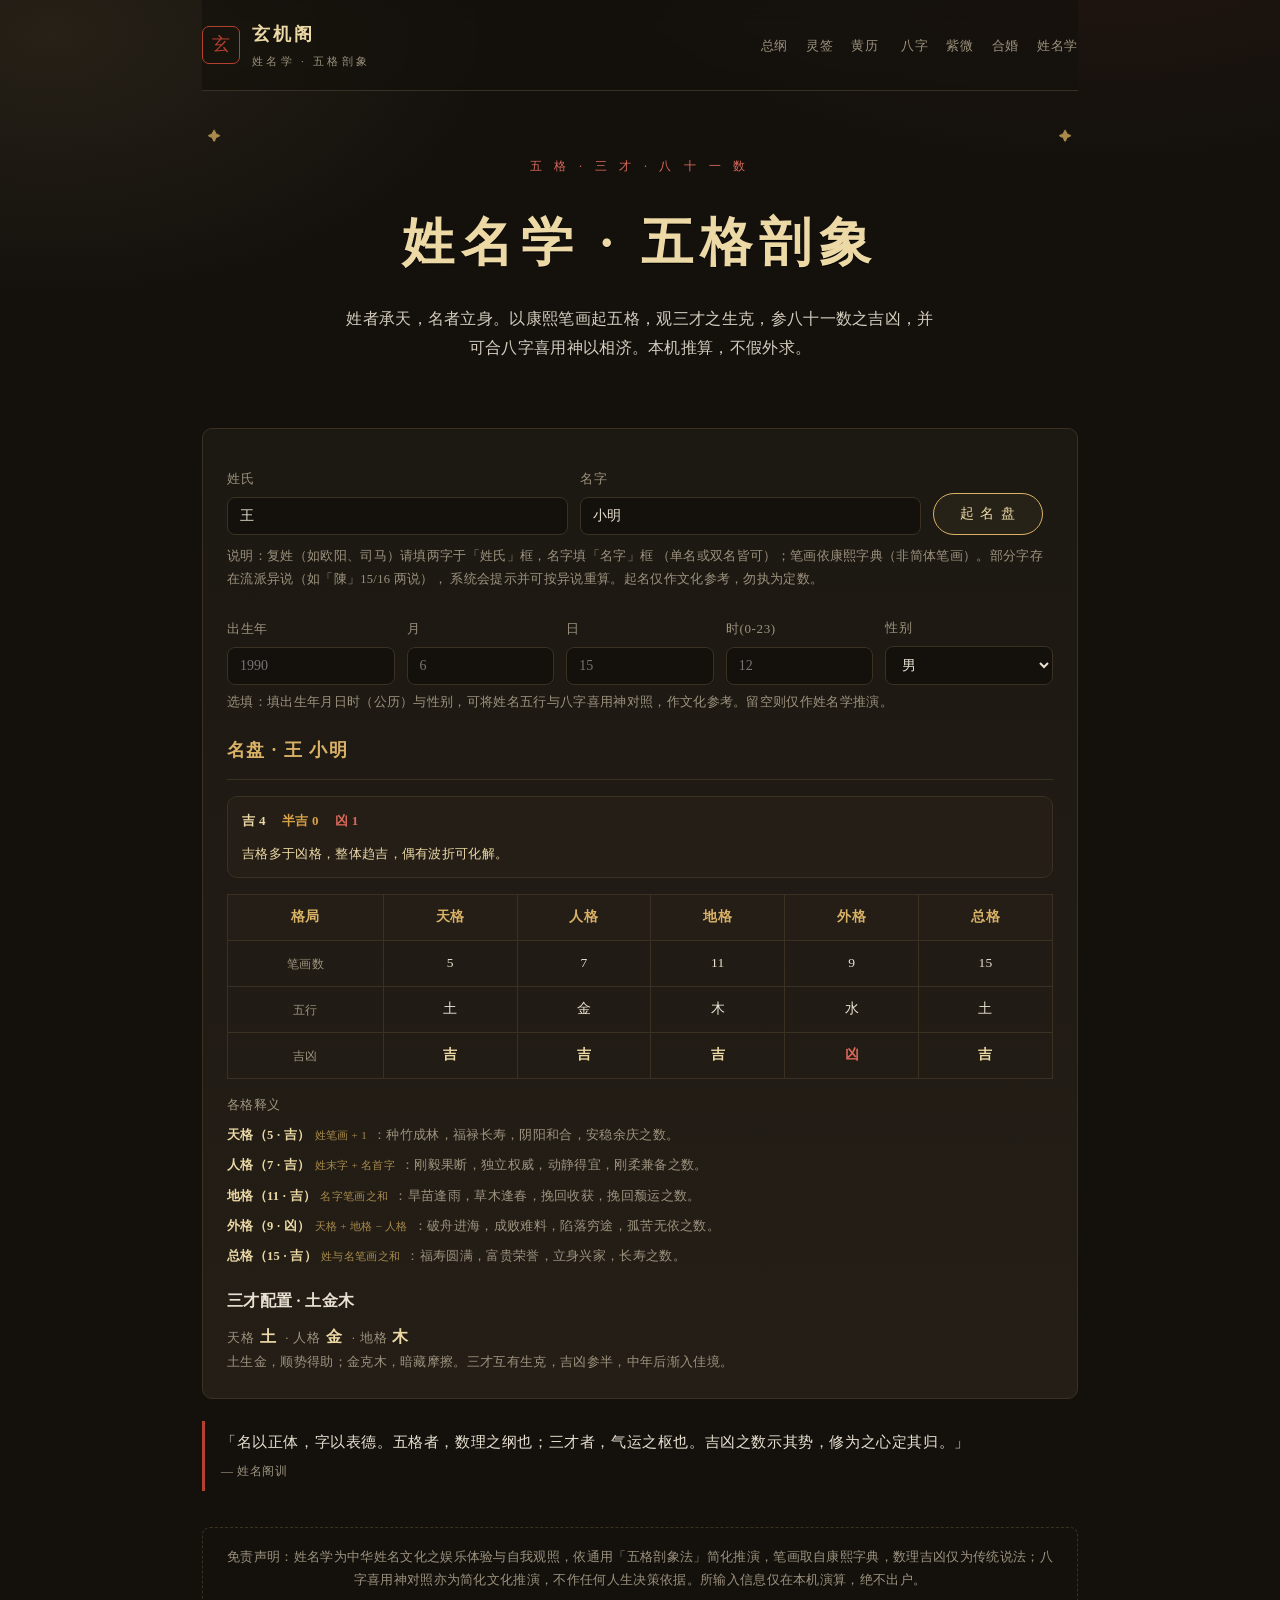
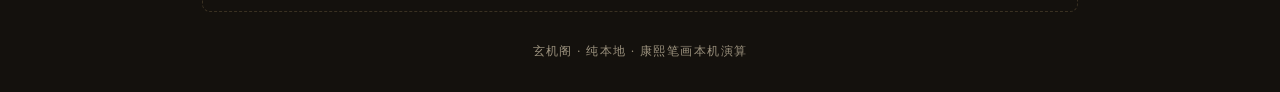
<file: modules/nameology.html>
<!DOCTYPE html>
<html lang="zh-CN">
<head>
<meta charset="UTF-8">
<meta name="viewport" content="width=device-width, initial-scale=1.0">
<title>玄机阁 · 姓名学（五格剖象）</title>
<meta name="description" content="玄机阁姓名学：五格剖象、三才五行、81 数理吉凶，并可结合八字喜用神对照，纯本地康熙笔画演算，姓名不出本机，零依赖零AI。">
<meta property="og:title" content="玄机阁 · 姓名学（五格剖象）">
<meta property="og:description" content="五格剖象、三才配置、81 数理吉凶，并可结合八字喜用神对照，本机推算，不假外求。">
<meta property="og:type" content="website">
<meta property="og:locale" content="zh_CN">
<meta name="theme-color" content="#14110d">
<link rel="icon" href="data:,">
<link rel="stylesheet" href="../assets/style.css">
</head>
<body>
<a class="skip" href="#main">跳到主要内容</a>
<div class="wrap" id="main">
  <div class="topbar">
    <div class="brand"><span class="seal">玄</span><div><b>玄机阁</b><small>姓名学 · 五格剖象</small></div></div>
    <nav class="nav">
      <a href="../index.html">总纲</a><a href="lingqian.html">灵签</a><a href="huangli.html">黄历</a>
      <a href="bazi.html">八字</a><a href="ziwei.html">紫微</a><a href="hehun.html">合婚</a><a href="nameology.html">姓名学</a>
    </nav>
  </div>

  <header class="hero">
    <div class="kicker">五 格 · 三 才 · 八 十 一 数</div>
    <h1>姓名学 · 五格剖象</h1>
    <p class="edict">姓者承天，名者立身。以康熙笔画起五格，观三才之生克，参八十一数之吉凶，并可合八字喜用神以相济。本机推算，不假外求。</p>
  </header>

  <div class="panel">
    <div class="row">
      <div style="flex:1 1 160px">
        <label for="xm">姓氏</label>
        <input type="text" id="xm" placeholder="如：王 / 欧阳（复姓）" value="王" maxlength="2" inputmode="text">
      </div>
      <div style="flex:1 1 160px">
        <label for="mz">名字</label>
        <input type="text" id="mz" placeholder="如：小明（单/双名皆可）" value="小明" maxlength="2" inputmode="text">
      </div>
      <div style="flex:0 0 auto;display:flex;align-items:flex-end">
        <button class="btn gold" id="calcBtn" type="button">起 名 盘</button>
      </div>
    </div>
    <p class="note" style="margin-top:10px">说明：复姓（如欧阳、司马）请填两字于「姓氏」框，名字填「名字」框
      （单名或双名皆可）；笔画依康熙字典（非简体笔画）。部分字存在流派异说（如「陳」15/16 两说），
      系统会提示并可按异说重算。起名仅作文化参考，勿执为定数。</p>

    <div class="row" style="margin-top:12px;align-items:flex-end">
      <div style="flex:1 1 90px">
        <label for="by">出生年</label>
        <input type="number" id="by" placeholder="1990" inputmode="numeric">
      </div>
      <div style="flex:1 1 70px">
        <label for="bm">月</label>
        <input type="number" id="bm" placeholder="6" min="1" max="12" inputmode="numeric">
      </div>
      <div style="flex:1 1 70px">
        <label for="bd">日</label>
        <input type="number" id="bd" placeholder="15" min="1" max="31" inputmode="numeric">
      </div>
      <div style="flex:1 1 70px">
        <label for="bh">时(0-23)</label>
        <input type="number" id="bh" placeholder="12" min="0" max="23" inputmode="numeric">
      </div>
      <div style="flex:1 1 90px">
        <label for="bg">性别</label>
        <select id="bg"><option value="男">男</option><option value="女">女</option></select>
      </div>
    </div>
    <p class="note" style="margin-top:6px">选填：填出生年月日时（公历）与性别，可将姓名五行与八字喜用神对照，作文化参考。留空则仅作姓名学推演。</p>

    <div id="out" aria-live="polite" style="margin-top:20px"></div>
  </div>

  <div class="verse">「名以正体，字以表德。五格者，数理之纲也；三才者，气运之枢也。吉凶之数示其势，修为之心定其归。」<span class="src">— 姓名阁训</span></div>

  <div class="disclaimer">免责声明：姓名学为中华姓名文化之娱乐体验与自我观照，依通用「五格剖象法」简化推演，笔画取自康熙字典，数理吉凶仅为传统说法；八字喜用神对照亦为简化文化推演，不作任何人生决策依据。所输入信息仅在本机演算，绝不出户。</div>
  <footer>玄机阁 · 纯本地 · 康熙笔画本机演算</footer>
</div>

<script defer src="../assets/config.js"></script>
<script defer src="../assets/logger.js"></script>
<script defer src="../assets/core.js"></script>
<script defer src="../assets/bazi.js"></script>
<script defer src="../assets/kangxi-strokes.js"></script>
<script defer src="../assets/kangxi-alt.js"></script>
<script defer src="../assets/nameology.js"></script>
<script>
document.addEventListener('DOMContentLoaded', function () {
  if (window.XJ_LOG) XJ_LOG.install();
  (function () {
  function el(id) { return document.getElementById(id); }
  function esc(s) {
    return String(s).replace(/[&<>"']/g, function (c) {
      return { '&': '&amp;', '<': '&lt;', '>': '&gt;', '"': '&quot;', "'": '&#39;' }[c];
    });
  }
  function jiClass(level) { return level === 1 ? 'ji-good' : (level === 2 ? 'ji-bad' : 'ji-mid'); }

  // 异说覆盖（用户点击「按异说重算」后写入），与当前结果中报告的 alts 联动
  var currentAlt = {};
  var lastAlts = [];

  function gridRow(grids) {
    var names = '<tr><th>格局</th>' + grids.map(function (g) { return '<th>' + g.name + '</th>'; }).join('') + '</tr>';
    var vals = '<tr><td class="lbl">笔画数</td>' + grids.map(function (g) { return '<td>' + g.value + '</td>'; }).join('') + '</tr>';
    var wx = '<tr><td class="lbl">五行</td>' + grids.map(function (g) { return '<td>' + g.wuxing + '</td>'; }).join('') + '</tr>';
    var ji = '<tr><td class="lbl">吉凶</td>' + grids.map(function (g) {
      return '<td class="' + jiClass(g.level) + '">' + g.ji + '</td>';
    }).join('') + '</tr>';
    return '<table class="name-table">' + names + vals + wx + ji + '</table>';
  }

  // 姓名五行 vs 八字喜用神对照（选填生辰时启用）
  function baziLinkHtml(r) {
    var y = parseInt(el('by').value, 10), mo = parseInt(el('bm').value, 10),
        d = parseInt(el('bd').value, 10), h = parseInt(el('bh').value, 10), gd = el('bg').value;
    if (!y || !mo || !d) return '';
    if (typeof XJ_BAZI === 'undefined' || !XJ_BAZI.bazi) return '';
    var bz;
    try { bz = XJ_BAZI.bazi(y, mo, d, (isNaN(h) ? 12 : h), gd || '男'); }
    catch (e) { return '<div class="name-bazi"><p class="note">生辰有误：' + esc(e.message) + '</p></div>'; }
    var advice = Nameology.nameBaziAdvice(r, bz);
    var dist = Nameology.wuxingDist(r);
    var wxLine = ['木', '火', '土', '金', '水'].map(function (w) { return w + dist.wx[w]; }).join(' ');
    return '<div class="name-bazi">'
      + '<h3>名·命相济（结合八字喜用神）</h3>'
      + '<p class="note">日主 ' + bz.me + '（' + bz.meWx + '）' + (bz.strong ? '得党偏旺' : '偏弱')
      + '；喜用：' + bz.xiWx.join('、') + '；忌：' + bz.jiWx.join('、') + '。</p>'
      + '<p class="note">姓名五行分布：' + wxLine + '</p>'
      + '<p class="verdict">' + esc(advice.advice) + '</p>'
      + '</div>';
  }

  function render() {
    var xm = el('xm').value.trim(), mz = el('mz').value.trim();
    var r;
    try {
      r = (typeof Nameology !== 'undefined') ? Nameology.compute(xm, mz, { altOverride: currentAlt }) : null;
    } catch (e) {
      if (window.XJ_LOG) XJ_LOG.error('姓名学演算异常', e);
      el('out').innerHTML = '<p class="note">演算时发生异常，请稍后再试。</p>';
      return;
    }
    if (!r) { el('out').innerHTML = '<p class="note">演算引擎未载入。</p>'; return; }
    if (r.error) {
      el('out').innerHTML = '<p class="note">' + esc(r.error) + '</p>';
      return;
    }

    lastAlts = r.alts || [];
    var usingAlt = Object.keys(currentAlt).length > 0;
    var html = '';
    html += '<h2 style="font-size:18px">名盘 · ' + esc(r.surname) + ' ' + esc(r.given)
      + (usingAlt ? '（异说重算）' : '') + '</h2>';

    var s = r.summary;
    html += '<div class="name-summary" role="status">'
      + '<span class="ji-good">吉 ' + s.good + '</span>'
      + '<span class="ji-mid">半吉 ' + s.mid + '</span>'
      + '<span class="ji-bad">凶 ' + s.bad + '</span>'
      + '<p class="verdict">' + esc(s.verdict) + '</p>'
      + '</div>';

    // 异说提示 + 重算 / 恢复
    if (lastAlts.length && !usingAlt) {
      var altTxt = lastAlts.map(function (a) {
        return esc(a.ch) + ' 另有 ' + a.alts.join('/') + ' 画一说（现取 ' + a.main + ' 画）';
      }).join('；');
      html += '<div class="name-alt-note">注：' + altTxt
        + '。<button class="btn" id="altBtn" type="button">按异说笔画重算</button></div>';
    } else if (usingAlt) {
      var usedTxt = Object.keys(currentAlt).map(function (k) { return esc(k) + ':' + currentAlt[k] + '画'; }).join('；');
      html += '<div class="name-alt-note">已按异说笔画（' + usedTxt
        + '）重算。<button class="btn" id="altReset" type="button">恢复主流笔画</button></div>';
    }

    html += gridRow(r.grids);

    html += '<div style="margin:14px 0 4px;color:var(--muted);font-size:13px">各格释义</div>';
    html += '<div class="name-notes">';
    r.grids.forEach(function (g) {
      html += '<p><b>' + g.name + '（' + g.value + ' · ' + g.ji + '）</b>'
        + '<span class="src">' + esc(g.from) + '</span>：' + esc(g.text) + '</p>';
    });
    html += '</div>';

    var sc = r.sanCai;
    html += '<h3 style="margin-top:18px;font-size:16px">三才配置 · ' + sc.tian + sc.ren + sc.di + '</h3>';
    html += '<div class="name-sancai">天格<b>' + sc.tian + '</b> · 人格<b>' + sc.ren + '</b> · 地格<b>' + sc.di + '</b></div>';
    html += '<p class="note">' + esc(sc.text) + '</p>';

    // 八字喜用神联动（选填）
    html += baziLinkHtml(r);

    el('out').innerHTML = html;

    if (lastAlts.length && !usingAlt) {
      var ab = el('altBtn');
      if (ab) ab.addEventListener('click', function () {
        lastAlts.forEach(function (a) { currentAlt[a.ch] = a.alts[0]; });
        render();
      });
    } else if (usingAlt) {
      var rb = el('altReset');
      if (rb) rb.addEventListener('click', function () { currentAlt = {}; render(); });
    }
  }

  el('calcBtn').addEventListener('click', render);
  ['by', 'bm', 'bd', 'bh', 'bg'].forEach(function (id) {
    var node = el(id);
    if (node) node.addEventListener('change', render);
  });
  render();
})();
});
</script>
<nav class="bottom-tab">
  <a href="../index.html">🏠<span>首页</span></a>
  <a href="bazi.html">☯<span>八字</span></a>
  <a href="ziwei.html">🌌<span>紫微</span></a>
  <a class="active" href="nameology.html">✍<span>姓名</span></a>
  <a href="huangli.html">📅<span>黄历</span></a>
  <a href="hehun.html">💞<span>合婚</span></a>
</nav>
</body>
</html>
</file>
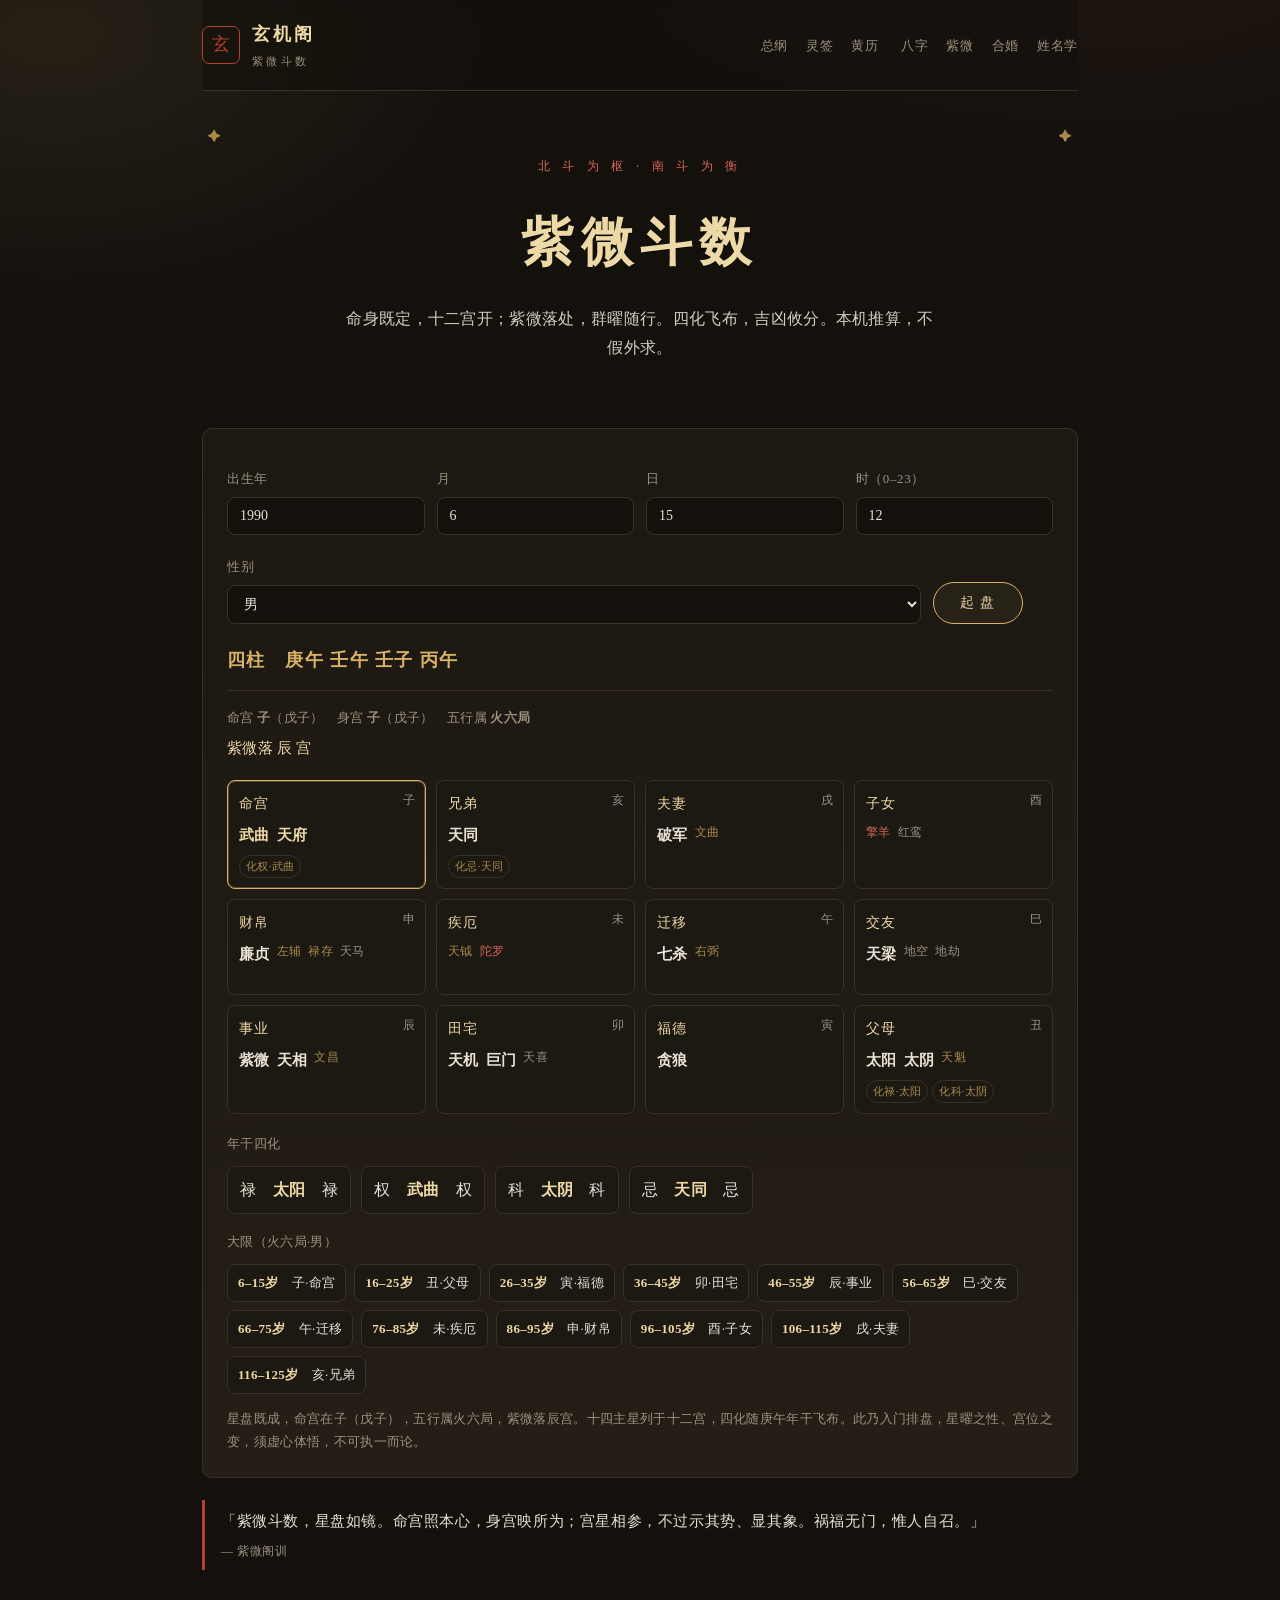
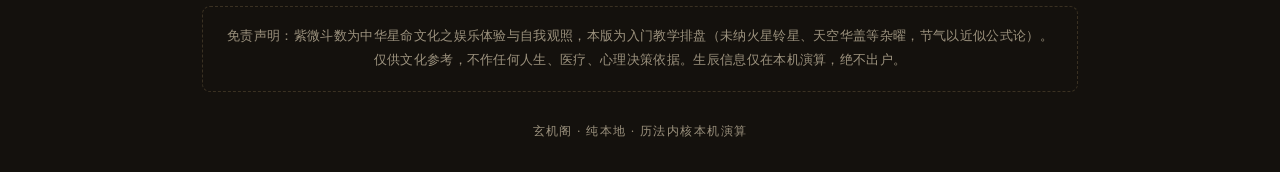
<file: modules/ziwei.html>
<!DOCTYPE html>
<html lang="zh-CN">
<head>
<meta charset="UTF-8">
<meta name="viewport" content="width=device-width, initial-scale=1.0">
<title>玄机阁 · 紫微斗数</title>
<meta name="description" content="玄机阁紫微斗数：命宫起寅、十四主星飞四化、十二宫星曜，纯本地历法内核演算，生辰不出本机。">
<meta property="og:title" content="玄机阁 · 紫微斗数">
<meta property="og:description" content="命宫起寅、十四主星飞四化，十二宫星曜自现。">
<meta property="og:type" content="website">
<meta property="og:locale" content="zh_CN">
<meta name="theme-color" content="#14110d">
<link rel="icon" href="data:,">
<link rel="stylesheet" href="../assets/style.css">
</head>
<body>
<a class="skip" href="#main">跳到主要内容</a>
<div class="wrap" id="main">
  <div class="topbar">
    <div class="brand"><span class="seal">玄</span><div><b>玄机阁</b><small>紫微斗数</small></div></div>
    <nav class="nav">
      <a href="../index.html">总纲</a><a href="lingqian.html">灵签</a><a href="huangli.html">黄历</a>
      <a href="bazi.html">八字</a><a href="ziwei.html">紫微</a><a href="hehun.html">合婚</a><a href="nameology.html">姓名学</a>
    </nav>
  </div>

  <header class="hero">
    <div class="kicker">北 斗 为 枢 · 南 斗 为 衡</div>
    <h1>紫微斗数</h1>
    <p class="edict">命身既定，十二宫开；紫微落处，群曜随行。四化飞布，吉凶攸分。本机推算，不假外求。</p>
  </header>

  <div class="panel">
    <div class="row">
      <div><label for="zy">出生年</label><input type="number" id="zy" min="1900" max="2100" value="1990"></div>
      <div><label for="zm">月</label><input type="number" id="zm" min="1" max="12" value="6"></div>
      <div><label for="zd">日</label><input type="number" id="zd" min="1" max="31" value="15"></div>
      <div><label for="zh">时（0–23）</label><input type="number" id="zh" min="0" max="23" value="12"></div>
    </div>
    <div class="row" style="margin-top:6px">
      <div><label for="zg">性别</label>
        <select id="zg"><option value="男">男</option><option value="女">女</option></select>
      </div>
      <div style="flex:0 0 auto;display:flex;align-items:flex-end">
        <button class="btn gold" id="calcBtn">起 盘</button>
      </div>
    </div>

    <div id="out" aria-live="polite" style="margin-top:20px"></div>
  </div>

  <div class="verse">「紫微斗数，星盘如镜。命宫照本心，身宫映所为；宫星相参，不过示其势、显其象。祸福无门，惟人自召。」<span class="src">— 紫微阁训</span></div>

  <div class="disclaimer">免责声明：紫微斗数为中华星命文化之娱乐体验与自我观照，本版为入门教学排盘（未纳火星铃星、天空华盖等杂曜，节气以近似公式论）。仅供文化参考，不作任何人生、医疗、心理决策依据。生辰信息仅在本机演算，绝不出户。</div>
  <footer>玄机阁 · 纯本地 · 历法内核本机演算</footer>
</div>

<script defer src="../assets/config.js"></script>
<script defer src="../assets/logger.js"></script>
<script defer src="../assets/core.js"></script>
<script defer src="../assets/ziwei.js"></script>
<script>
document.addEventListener('DOMContentLoaded', function () {
  if (window.XJ_LOG) XJ_LOG.install();
  (function () {
  function el(id) { return document.getElementById(id); }
  function esc(s) {
    return String(s).replace(/[&<>"']/g, function (c) {
      return { '&': '&amp;', '<': '&lt;', '>': '&gt;', '"': '&quot;', "'": '&#39;' }[c];
    });
  }

  function palaceGrid(r) {
    var cells = r.palaces.map(function (p) {
      var main = [], aux = [];
      p.stars.forEach(function (s) {
        if (r.stars[s] && r.stars[s].main) main.push(s);
        else if (r.stars[s]) aux.push(s);
      });
      var starHtml = main.map(function (s) { return '<span class="pstar-main">' + s + '</span>'; }).join('');
      var auxHtml = aux.map(function (s) {
        var cls = 'pstar-aux';
        if (s === '擎羊' || s === '陀罗' || s === '火星' || s === '铃星') cls += ' qi';
        else if (s === '左辅' || s === '右弼' || s === '文昌' || s === '文曲' ||
                 s === '天魁' || s === '天钺' || s === '禄存') cls += ' good';
        return '<span class="' + cls + '">' + s + '</span>';
      }).join('');
      var hua = p.four.map(function (h) {
        var t = h.charAt(0);
        var cls = 'hua-tag' + (t === '禄' ? ' l' : (t === '科' ? ' k' : ''));
        return '<span class="' + cls + '">' + h + '</span>';
      }).join('');
      var mingCls = p.name === '命宫' ? ' palace ming' : '';
      return '<div class="palace' + mingCls + '">' +
        '<span class="pname">' + p.name + '</span>' +
        '<span class="pzhi">' + p.zhi + '</span>' +
        '<div class="stars">' + starHtml + auxHtml + '</div>' +
        (hua ? '<div class="hua-tags">' + hua + '</div>' : '') +
        '</div>';
    }).join('');
    return '<div class="palace-grid">' + cells + '</div>';
  }

  function fourList(r) {
    var map = { '化禄': '禄', '化权': '权', '化科': '科', '化忌': '忌' };
    var items = Object.keys(r.four).map(function (k) {
      var tag = map[k];
      return '<div class="fi"><span>' + k.replace('化', '') + '</span>　<b>' + r.four[k] + '</b>　' + tag + '</div>';
    }).join('');
    return '<div class="four-list">' + items + '</div>';
  }

  function daXianList(r) {
    var items = r.daXian.map(function (d) {
      return '<div class="dx"><b>' + d.range + '</b>　' + d.zhi + '·' + d.palace + '</div>';
    }).join('');
    return '<div class="daxian">' + items + '</div>';
  }

  function showErr(msg) {
    var p = document.createElement('p');
    p.className = 'note';
    p.textContent = '推算出错：' + msg;
    el('out').innerHTML = '';
    el('out').appendChild(p);
  }

  function render() {
    var y = +el('zy').value, m = +el('zm').value, d = +el('zd').value,
        h = +el('zh').value, g = el('zg').value;
    if (!y || !m || !d) return;
    if (y < 1900 || y > 2100) { showErr('出生年仅支持 1900–2100。'); return; }
    var r;
    try { r = XJ_ZIWEI.compute({ year: y, month: m, day: d, hour: h, gender: g }); }
    catch (e) { showErr(e.message); return; }

    var head = '<h2 style="font-size:18px">四柱　' + r.gzYear + ' ' + r.gzMonth + ' ' + r.gzDay + ' ' + r.gzHour +
      '</h2>' +
      '<div class="note" style="margin-top:8px">命宫 <b>' + r.mingGong.zhi + '</b>（' + r.mingGong.gz + '）　身宫 <b>' +
      r.shenGong.zhi + '</b>（' + r.shenGong.gz + '）　五行属 <b>' + r.bureau.name + '</b>' +
      '<div class="ziwei-hl">紫微落 ' + r.ziweiZhi + ' 宫</div></div>';

    var html = head +
      '<div class="palace-wrap">' + palaceGrid(r) + '</div>' +
      '<div style="margin:18px 0 4px;color:var(--muted);font-size:13px">年干四化</div>' + fourList(r) +
      '<div style="margin:16px 0 4px;color:var(--muted);font-size:13px">大限（' + r.bureau.name +
      '·' + esc(r.input.gender) + '）</div>' + daXianList(r) +
      '<p class="note" style="margin-top:14px">' + r.summary + '</p>';
    el('out').innerHTML = html;
  }

  el('calcBtn').addEventListener('click', render);
  render();
})();
});
</script>
<nav class="bottom-tab">
  <a href="../index.html">🏠<span>首页</span></a>
  <a href="bazi.html">☯<span>八字</span></a>
  <a class="active" href="ziwei.html">🌌<span>紫微</span></a>
  <a href="nameology.html">✍<span>姓名</span></a>
  <a href="huangli.html">📅<span>黄历</span></a>
  <a href="hehun.html">💞<span>合婚</span></a>
</nav>
</body>
</html>
</file>
<file: assets/style.css>
/* 玄机阁 · 设计系统 style.css
   沉金 / 朱砂 · 系统衬线 · 手写动效 · 尊重 prefers-reduced-motion
   零外部依赖：不引任何字体 / 库 / CDN */

:root{
  --ink:#14110d;          /* 背景 近墨微暖 */
  --ink-2:#1c1812;        /* 面板 */
  --ink-3:#241e16;        /* 面板深 */
  --gold:#dab267;         /* 温润金 */
  --gold-soft:#edd9a6;    /* 温润金亮 */
  --gold-dim:#a98a4c;     /* 温润金暗 */
  --cinnabar:#b5402f;     /* 朱砂 */
  --cinnabar-soft:#d9685a;/* 朱砂亮 */
  --paper:#e9e1d2;        /* 宣纸正文 */
  --muted:#9c927e;        /* 次要 */
  --line:#3a3122;         /* 细线 */
  --serif:"Songti SC","STSong","SimSun","Noto Serif CJK SC","Source Han Serif SC",serif;
  --kai:"Kaiti SC","STKaiti","Kaiti","SimKai",var(--serif);
  --radius:10px;
  --maxw:920px;
  /* —— UI Redesign：五行功能色（命理工具可用性升级）—— */
  --wx-mu:#3f9b8c;   /* 木 青 */
  --wx-huo:#c0392b;  /* 火 红 */
  --wx-tu:#caa030;   /* 土 黄 */
  --wx-jin:#b8b8b8;  /* 金 白 */
  --wx-shui:#2f6fb0; /* 水 蓝 */
  /* —— 灵签法阵特效令牌（墨金深色皮肤，gold glow 在墨底观感最佳）—— */
  --qian-glow:rgba(218,178,103,.42);        /* 筒身凝光 */
  --qian-aura:rgba(218,178,103,.22);        /* 地气内圈 */
  --qian-aura-2:rgba(218,178,103,.07);      /* 地气外圈 */
  --qian-rune:#a98a4c;                      /* 八卦符文 */
  --qian-rune-glow:rgba(218,178,103,.45);
  --qian-mote:#edd9a6;                      /* 灵气粒子 */
  --qian-mote-glow:rgba(218,178,103,.55);
  --qian-ray:#edd9a6;                       /* 绽放放射光 */
  --qian-burst-in:rgba(255,246,225,.95);    /* 光爆核心 */
  --qian-burst-mid:rgba(218,178,103,.55);
  --qian-stick-face:linear-gradient(180deg,#f4ead4,#dcc79f); /* 签条正面 */
  --qian-stick-edge:rgba(120,90,40,.55);
  --qian-stick-ink:#3a2c12;
  --qian-trail:rgba(218,178,103,.9);        /* 签条拖尾 */
}

*{box-sizing:border-box;margin:0;padding:0}
html{-webkit-text-size-adjust:100%;scroll-behavior:smooth}
body{
  font-family:var(--serif);
  background:
    radial-gradient(900px 500px at 85% -8%,rgba(181,64,47,.10),transparent 60%),
    radial-gradient(800px 480px at 4% 2%,rgba(201,168,106,.10),transparent 55%),
    var(--ink);
  color:var(--paper);
  line-height:1.85;
  letter-spacing:.02em;
  -webkit-font-smoothing:antialiased;
  min-height:100vh;
}
a{color:var(--gold-soft);text-decoration:none}
img{max-width:100%}
.wrap{max-width:var(--maxw);margin:0 auto;padding:0 22px}

/* —— 顶栏 —— */
.topbar{display:flex;align-items:center;justify-content:space-between;
  padding:18px 0;border-bottom:1px solid var(--line);
  position:sticky;top:0;z-index:50;
  background:rgba(20,17,13,.72);
  backdrop-filter:saturate(140%) blur(10px);
  -webkit-backdrop-filter:saturate(140%) blur(10px)}
.brand{display:flex;align-items:center;gap:12px}
.brand .seal{display:inline-grid;place-items:center;width:38px;height:38px;
  border:1px solid var(--cinnabar);border-radius:7px;color:var(--cinnabar);
  font-family:var(--kai);font-size:18px;letter-spacing:0;flex:none}
.brand b{font-size:18px;color:var(--gold-soft);letter-spacing:.18em;font-weight:600}
.brand small{display:block;color:var(--muted);font-size:11px;letter-spacing:.3em}
.nav a{color:var(--muted);font-size:13px;margin-left:18px;letter-spacing:.05em;transition:.2s}
.nav a:hover{color:var(--gold-soft)}

/* —— 扉页 / Hero —— */
.hero{text-align:center;padding:64px 0 44px;position:relative}
.hero:before,.hero:after{content:"✦";color:var(--gold-dim);font-size:13px;position:absolute;top:34px}
.hero:before{left:6px}.hero:after{right:6px}
.hero .kicker{color:var(--cinnabar-soft);letter-spacing:.4em;font-size:12px}
.hero h1{font-size:clamp(34px,7vw,52px);color:var(--gold-soft);letter-spacing:.14em;
  margin:18px 0 10px;text-shadow:0 1px 0 #000;font-weight:600}
.hero .edict{max-width:600px;margin:14px auto 0;color:var(--paper);opacity:.9;font-size:15.5px}
.hero .today{margin-top:22px;color:var(--muted);font-size:13px}
.hero .today b{color:var(--gold-soft);font-weight:400}

/* —— 按钮（印章风）—— */
.btn{display:inline-block;border:1px solid var(--cinnabar);color:var(--cinnabar-soft);
  background:rgba(181,64,47,.06);padding:11px 26px;border-radius:24px;font-size:14px;
  letter-spacing:.1em;cursor:pointer;transition:.2s;font-family:var(--serif)}
.btn:hover{background:rgba(181,64,47,.16);color:var(--paper)}
.btn.gold{border-color:var(--gold);color:var(--gold-soft);background:rgba(201,168,106,.06)}
.btn.gold:hover{background:rgba(201,168,106,.16)}
.btn:focus-visible{outline:2px solid var(--gold-soft);outline-offset:2px}

/* —— 模块宫格 —— */
.grid{display:grid;grid-template-columns:repeat(3,1fr);gap:16px;margin:30px 0}
.tile{background:linear-gradient(180deg,var(--ink-2),var(--ink-3));
  border:1px solid var(--line);border-radius:var(--radius);padding:20px 18px;
  display:block;transition:.22s;position:relative;overflow:hidden}
.tile:hover{transform:translateY(-3px);border-color:var(--gold-dim);
  box-shadow:0 10px 30px rgba(0,0,0,.4)}
.tile .ic{font-size:26px;color:var(--gold);margin-bottom:10px}
.tile h3{font-size:17px;color:var(--gold-soft);letter-spacing:.06em;margin-bottom:6px;font-weight:600}
.tile p{font-size:12.5px;color:var(--muted);line-height:1.7}
.tile .tag{position:absolute;top:14px;right:14px;font-size:10px;color:var(--muted);
  border:1px solid var(--line);border-radius:10px;padding:1px 7px;letter-spacing:.05em}
.tile .tag.hot{color:var(--cinnabar-soft);border-color:rgba(181,64,47,.5)}

/* —— 通用面板 / 卡片 —— */
.panel{background:linear-gradient(180deg,var(--ink-2),var(--ink-3));
  border:1px solid var(--line);border-radius:var(--radius);padding:24px;margin:22px 0}
.panel h2{font-size:21px;color:var(--gold);letter-spacing:.08em;border-bottom:1px solid var(--line);
  padding-bottom:12px;margin-bottom:16px;font-weight:600}
.section-title{text-align:center;color:var(--muted);letter-spacing:.3em;font-size:13px;margin:40px 0 4px}

/* —— 表单控件 —— */
label{display:block;color:var(--muted);font-size:13px;margin:14px 0 6px;letter-spacing:.05em}
input[type=date],input[type=text],input[type=number],select{
  width:100%;background:var(--ink);border:1px solid var(--line);border-radius:8px;
  color:var(--paper);font-family:var(--serif);font-size:14px;padding:10px 12px;outline:none}
input:focus,select:focus{border-color:var(--gold-dim)}
.row{display:flex;gap:12px;flex-wrap:wrap}

/* UI Redesign：字体分层（正文无衬线，长文/表单可读性升级） */
.ui-sans{font-family:-apple-system,BlinkMacSystemFont,"PingFang SC","Microsoft YaHei",system-ui,sans-serif}
.row > div{flex:1;min-width:120px}

/* —— 八字排盘表 —— */
.bazi-table{width:100%;border-collapse:collapse;margin:8px 0;font-size:13.5px}
.bazi-table th,.bazi-table td{border:1px solid var(--line);padding:10px 8px;text-align:center;vertical-align:middle}
.bazi-table th{color:var(--gold);background:var(--ink-3);font-weight:600;letter-spacing:.05em}
.bazi-table .pillar-zi{font-size:22px;color:var(--gold-soft);line-height:1.3}
.bazi-table .pillar-gan{font-size:22px;color:var(--paper);line-height:1.3}
.bazi-table .lbl{color:var(--muted);font-size:12px}
.wuxing-bar{display:flex;gap:6px;flex-wrap:wrap;margin:6px 0}
.wuxing-bar span{font-size:12px;border:1px solid var(--line);border-radius:14px;padding:2px 10px;color:var(--gold-soft)}
.note{color:var(--muted);font-size:12.5px;line-height:1.8}

/* —— UI Redesign：五行五色功能标签（喜用/忌神一眼可辨）—— */
.wx-tag{display:inline-flex;align-items:center;gap:5px;font-size:12px;
  border-radius:14px;padding:3px 10px;border:1px solid var(--line);font-weight:600;line-height:1.6}
.wx-tag .dot{width:8px;height:8px;border-radius:50%;background:var(--muted)}
.wx-tag.mu{color:var(--wx-mu);border-color:rgba(63,155,140,.22)}
.wx-tag.mu .dot{background:var(--wx-mu)}
.wx-tag.huo{color:var(--wx-huo);border-color:rgba(192,57,43,.22)}
.wx-tag.huo .dot{background:var(--wx-huo)}
.wx-tag.tu{color:var(--wx-tu);border-color:rgba(202,160,48,.22)}
.wx-tag.tu .dot{background:var(--wx-tu)}
.wx-tag.jin{color:var(--wx-jin);border-color:rgba(184,184,184,.22)}
.wx-tag.jin .dot{background:var(--wx-jin)}
.wx-tag.shui{color:var(--wx-shui);border-color:rgba(47,111,176,.22)}
.wx-tag.shui .dot{background:var(--wx-shui)}

/* —— 灵签 —— */
.qian-stage{text-align:center;padding:18px 0}
/* 法坛：承载签筒与全部道法特效层，特效由 lingqian-anim.js 按需注入 */
.qian-altar{position:relative;width:216px;height:216px;margin:0 auto 6px;
  display:grid;place-items:center;perspective:640px;isolation:isolate}
.qian-tube{width:84px;height:120px;margin:0;border:1px solid var(--gold-dim);
  border-radius:10px 10px 6px 6px;background:linear-gradient(180deg,var(--ink-3),var(--ink));
  position:relative;overflow:hidden;z-index:2}
.qian-tube:before{content:"";position:absolute;inset:6px 10px;border:1px solid rgba(201,168,106,.25);border-radius:6px}
.qian-glyph{position:absolute;inset:0;display:grid;place-items:center;color:var(--gold-dim);font-size:30px}
.qian-result{max-width:560px;margin:0 auto}
.qian-no{font-family:var(--kai);font-size:30px;color:var(--cinnabar-soft);letter-spacing:.1em}
.qian-level{display:inline-block;font-size:12px;color:var(--gold-soft);border:1px solid var(--line);
  border-radius:12px;padding:2px 12px;margin:8px 0 14px}
.qian-poem{font-family:var(--kai);font-size:18px;color:var(--paper);line-height:2.1;
  letter-spacing:.08em;white-space:pre-line}
.qian-jie{color:var(--muted);font-size:14px;margin-top:14px;line-height:1.9}
.qian-edict{color:var(--gold-soft);font-size:14px;margin-top:14px;font-family:var(--kai);letter-spacing:.05em}

/* —— 黄历 —— */
.hl-head{display:grid;grid-template-columns:auto 1fr;gap:18px;align-items:center}
.hl-date{font-family:var(--kai);font-size:30px;color:var(--gold-soft);line-height:1.3}
.hl-sub{color:var(--muted);font-size:13px;line-height:1.9}
.hl-grid{display:grid;grid-template-columns:1fr 1fr;gap:14px;margin-top:18px}
.hl-box{background:var(--ink);border:1px solid var(--line);border-radius:8px;padding:14px 16px}
.hl-box h4{color:var(--cinnabar-soft);font-size:13px;letter-spacing:.1em;margin-bottom:8px;font-weight:600}
.hl-box .yi,.hl-box .ji{font-size:14px;line-height:2;color:var(--paper)}
.hl-box .ji{color:var(--muted)}
.zx-form{margin-top:18px}
.zx-out{margin-top:14px;font-size:15px;line-height:1.9}
.zx-out .good{color:var(--gold-soft)}
.zx-out .bad{color:var(--cinnabar-soft)}
.zx-out .flat{color:var(--muted)}

/* —— 道诀体引言 —— */
.verse{border-left:3px solid var(--cinnabar);padding:8px 0 8px 16px;color:var(--paper);
  font-size:15px;margin:12px 0;font-family:var(--kai);letter-spacing:.04em}
.verse .src{display:block;color:var(--muted);font-size:12px;margin-top:4px;font-family:var(--serif)}

/* —— 免责声明 / 页脚 —— */
.disclaimer{margin-top:36px;padding:18px 20px;border:1px dashed var(--line);border-radius:8px;
  color:var(--muted);font-size:12.5px;line-height:1.9;text-align:center}
/* —— 合婚：双方并排 —— */
.couple{display:grid;grid-template-columns:1fr 1fr;gap:16px}
.couple .side{border:1px solid var(--line);border-radius:10px;padding:14px}
.couple .side h3{margin:0 0 10px;font-size:15px;color:var(--gold);letter-spacing:.1em}
.duel{display:grid;grid-template-columns:1fr auto 1fr;gap:14px;align-items:center;margin:8px 0 18px}
.duel .mid{color:var(--gold-dim);font-size:22px}
.duel-cap{color:var(--muted);font-size:13px;margin-bottom:4px}
.duel-cap-r{text-align:right}
.xiang-box{text-align:center;margin:6px 0 18px;padding:18px;border:1px solid var(--gold-dim);border-radius:12px;
  background:linear-gradient(180deg,rgba(201,168,106,.07),transparent)}
.xiang-box .x{font-size:30px;letter-spacing:.3em;color:var(--gold);margin-bottom:8px}
.xiang-box .poem{white-space:pre-line;color:var(--ink-2);line-height:1.9;font-size:15px}
.he-dim{margin:10px 0;border:1px solid var(--line);border-radius:10px;padding:12px 14px}
.he-dim .dh{display:flex;justify-content:space-between;align-items:baseline;margin-bottom:6px}
.he-dim .dh b{color:var(--gold);font-size:14px;letter-spacing:.08em}
.he-dim .lvl{font-size:12px;color:var(--muted)}
.he-dim .rel{font-size:12px;color:var(--gold-dim);margin-bottom:4px}
.he-dim .meta{font-size:12px;color:var(--muted);margin-bottom:4px}
.he-dim .tx{font-size:13px;color:var(--ink-2);line-height:1.7}
footer{text-align:center;color:var(--muted);font-size:12px;margin-top:28px;letter-spacing:.12em;padding-bottom:30px}

/* —— 紫微斗数：十二宫盘 —— */
.palace-wrap{margin-top:18px}
.palace-grid{display:grid;grid-template-columns:repeat(4,1fr);gap:10px}
.palace{border:1px solid var(--line);border-radius:8px;padding:10px 11px;background:var(--ink-2);
  min-height:96px;display:flex;flex-direction:column;gap:5px;position:relative}
.palace.ming{border-color:var(--gold);box-shadow:0 0 0 1px rgba(201,168,106,.35) inset}
.palace .pname{font-family:var(--kai);font-size:14px;color:var(--gold-soft);letter-spacing:.06em}
.palace .pzhi{position:absolute;top:8px;right:10px;font-size:12px;color:var(--muted)}
.palace .stars{display:flex;flex-wrap:wrap;gap:4px 7px;align-content:flex-start}
.pstar-main{font-family:var(--serif);font-size:15px;color:var(--paper);font-weight:600}
.palace.ming .pstar-main{color:var(--gold-soft)}
.pstar-aux{font-size:11.5px;color:var(--muted)}
.pstar-aux.qi{color:var(--cinnabar-soft)}
.pstar-aux.good{color:var(--gold-dim)}
.hua-tags{display:flex;flex-wrap:wrap;gap:4px;margin-top:auto}
.hua-tag{font-size:10.5px;padding:1px 6px;border-radius:20px;border:1px solid var(--line);color:var(--gold-dim)}
.hua-tag.l{color:var(--cinnabar-soft);border-color:rgba(181,64,47,.4)}
.hua-tag.k{color:var(--gold-soft);border-color:rgba(201,168,106,.4)}
.four-list{display:flex;flex-wrap:wrap;gap:10px;margin-top:10px}
.four-list .fi{border:1px solid var(--line);border-radius:8px;padding:8px 12px;background:var(--ink-2);min-width:120px}
.four-list .fi b{color:var(--gold-soft);font-weight:600}
.daxian{display:flex;flex-wrap:wrap;gap:8px;margin-top:10px}
.daxian .dx{border:1px solid var(--line);border-radius:8px;padding:6px 10px;background:var(--ink-2);font-size:13px}
.daxian .dx b{color:var(--gold-soft)}
.ziwei-hl{margin-top:6px;color:var(--gold-soft);font-family:var(--kai);font-size:15px}

/* —— UI Redesign：首屏快捷入口 + 移动端底部标签栏 —— */
.quick-chips{display:flex;flex-wrap:wrap;gap:10px;justify-content:center;margin:18px 0 6px}
.chip{display:inline-flex;align-items:center;gap:6px;padding:9px 16px;border:1px solid var(--line);
  border-radius:24px;color:var(--gold-soft);font-size:14px;letter-spacing:.04em;
  background:rgba(201,168,106,.06);transition:.2s;cursor:pointer}
.chip:hover{background:rgba(201,168,106,.16);transform:translateY(-2px);box-shadow:var(--shadow-md,0 10px 30px rgba(0,0,0,.4))}
.chip:focus-visible{outline:2px solid var(--gold-soft);outline-offset:2px}
.tabbar{display:none}
@media(max-width:720px){
  .tabbar{display:flex;position:fixed;left:0;right:0;bottom:0;z-index:60;
    justify-content:space-around;align-items:center;
    padding:8px 0 calc(8px + env(safe-area-inset-bottom));
    background:rgba(20,17,13,.92);
    backdrop-filter:saturate(140%) blur(10px);
    -webkit-backdrop-filter:saturate(140%) blur(10px);
    border-top:1px solid var(--line)}
  .tabbar a{display:flex;flex-direction:column;align-items:center;gap:3px;
    color:var(--muted);font-size:11px;text-decoration:none;min-width:56px}
  .tabbar a .ic{font-size:20px;line-height:1}
  .tabbar a:hover,.tabbar a.active{color:var(--gold-soft)}
  .tabbar a.active .ic{color:var(--cinnabar-soft)}
}
@media(max-width:720px){.palace-grid{grid-template-columns:repeat(2,1fr)}}

/* —— 无障碍：跳过导航 + 焦点可见（键盘 / 读屏友好）—— */
.skip{position:absolute;left:-9999px;top:0;background:var(--gold);color:var(--ink);
  padding:8px 18px;border-radius:0 0 8px 0;z-index:99;letter-spacing:.12em;font-size:13px}
.skip:focus{left:0;outline:2px solid var(--gold-soft);outline-offset:2px}
a:focus-visible,input:focus-visible,select:focus-visible,
button:focus-visible,textarea:focus-visible{outline:2px solid var(--gold-soft);
  outline-offset:2px;border-radius:4px}
:focus:not(:focus-visible){outline:none}
@media (prefers-reduced-motion: reduce){*{scroll-behavior:auto!important}}

/* —— 动效（受 reduced-motion 保护）—— */
.qian-result.is-hidden{display:none}
@media (prefers-reduced-motion: no-preference){
  @keyframes xj-float{50%{transform:translateY(-7px)}}
  @keyframes xj-fade{from{opacity:0;transform:translateY(10px)}to{opacity:1;transform:none}}
  .float{animation:xj-float 5s ease-in-out infinite}
  .reveal{animation:xj-fade .6s ease both}
  @keyframes xj-draw{0%{transform:rotate(-8deg) translateY(-40px);opacity:0}
    60%{opacity:1}100%{transform:rotate(0) translateY(0);opacity:1}}
  .qian-draw{animation:xj-draw .7s cubic-bezier(.2,.7,.3,1) both}

  /* ══════════════════════════════════════════════════════════════
     灵签 · 道法抽签动效（聚灵 → 摇筒 → 签飞 → 绽放 → 定签）
     只驱动 transform / opacity / filter，不触发重排。
     全部特效元素 aria-hidden，由 lingqian-anim.js 注入。
     ══════════════════════════════════════════════════════════════ */

  /* ── 阶段一 · 聚灵：地气光晕 ── */
  .qian-halo{
    position:absolute;left:50%;top:50%;width:214px;height:214px;margin:-107px 0 0 -107px;
    border-radius:50%;pointer-events:none;z-index:0;opacity:0;
    transition:opacity 460ms ease;
    background:radial-gradient(circle,
      var(--qian-aura),var(--qian-aura-2) 42%,transparent 70%);
  }
  .qian-halo.is-on{opacity:1;animation:xj-halo 2.8s ease-in-out infinite}
  @keyframes xj-halo{0%,100%{transform:scale(1)}50%{transform:scale(1.13)}}

  /* ── 阶段一 · 聚灵：八卦符文环 ── */
  .qian-runes{
    position:absolute;inset:0;pointer-events:none;z-index:1;
    opacity:0;transition:opacity 420ms ease;
  }
  .qian-runes.is-in{opacity:1}
  .rune-ring{position:absolute;inset:0;--ring:92px}
  .qian-runes.is-in .rune-ring{
    animation:xj-rune-in 640ms cubic-bezier(.2,.7,.3,1) both,
              xj-rune-spin 18s linear 640ms infinite;
  }
  .rune{
    position:absolute;left:50%;top:50%;width:1.5em;height:1.5em;margin:-.75em 0 0 -.75em;
    display:grid;place-items:center;font-size:15px;line-height:1;
    color:var(--qian-rune);text-shadow:0 0 10px var(--qian-rune-glow);
    transform:rotate(var(--a)) translateY(calc(var(--ring) * -1)) rotate(calc(var(--a) * -1));
    animation:xj-rune-glow 2.4s ease-in-out var(--d) infinite;
  }
  @keyframes xj-rune-in{
    0%{opacity:0;transform:scale(1.42) rotate(-26deg)}
    55%{opacity:1}
    100%{opacity:1;transform:scale(1) rotate(0)}
  }
  @keyframes xj-rune-spin{from{transform:rotate(0)}to{transform:rotate(360deg)}}
  @keyframes xj-rune-glow{0%,100%{opacity:.45}50%{opacity:1}}

  /* ── 阶段一 · 聚灵：灵气粒子向筒身汇聚 ── */
  .qian-motes{position:absolute;inset:0;pointer-events:none;z-index:3}
  .mote{
    position:absolute;left:50%;top:50%;width:5px;height:5px;margin:-2.5px 0 0 -2.5px;
    border-radius:50%;background:var(--qian-mote);
    box-shadow:0 0 9px 2px var(--qian-mote-glow);
    opacity:0;transform:translate(var(--tx),var(--ty)) scale(var(--s));
  }
  .qian-motes.is-in .mote{animation:xj-mote 1200ms cubic-bezier(.42,0,.3,1) var(--d) infinite}
  @keyframes xj-mote{
    0%{opacity:0;transform:translate(var(--tx),var(--ty)) scale(var(--s))}
    22%{opacity:.9}
    100%{opacity:0;transform:translate(0,0) scale(.18)}
  }

  /* ── 阶段一 · 聚灵：筒身凝光升起 ── */
  .qian-tube.is-charging{animation:xj-charge 600ms cubic-bezier(.3,.7,.3,1) both}
  @keyframes xj-charge{
    0%{transform:translateY(0) scale(1);box-shadow:0 0 0 0 transparent}
    55%{transform:translateY(-6px) scale(1.06)}
    100%{transform:translateY(-3px) scale(1.03);box-shadow:0 0 30px 4px var(--qian-glow)}
  }

  /* ── 阶段二 · 摇筒：筒身摇振（含轻微 3D 转体）+ 签影翻涌 ── */
  .qian-shuffle{position:absolute;inset:0;overflow:hidden;border-radius:6px;opacity:0;pointer-events:none}
  .qian-shuffle.is-rolling{opacity:1}
  .qian-shuffle:before{
    content:"籤籤籤籤籤籤籤籤籤籤籤籤";
    position:absolute;left:0;right:0;top:0;text-align:center;
    color:var(--gold);font-size:30px;line-height:1.25;letter-spacing:.08em;
    text-shadow:0 0 12px rgba(218,178,103,.55);
    animation:xj-roll .38s linear infinite;
  }
  @keyframes xj-roll{from{transform:translateY(-22%)}to{transform:translateY(6%)}}
  .qian-tube.is-shaking{
    animation:xj-shake 1100ms cubic-bezier(.36,.07,.19,.97) both;
    box-shadow:0 0 30px 4px var(--qian-glow);
  }
  @keyframes xj-shake{
    0%,100%{transform:translateY(-3px) rotate(0) rotateY(0)}
    10%{transform:translateY(-4px) rotate(-7deg) rotateY(14deg)}
    22%{transform:translateY(-3px) rotate(7deg) rotateY(-14deg)}
    34%{transform:translateY(-5px) rotate(-6deg) rotateY(11deg)}
    46%{transform:translateY(-3px) rotate(6deg) rotateY(-11deg)}
    60%{transform:translateY(-4px) rotate(-4deg) rotateY(7deg)}
    74%{transform:translateY(-3px) rotate(4deg) rotateY(-7deg)}
    88%{transform:translateY(-3px) rotate(-2deg) rotateY(3deg)}
  }

  /* ── 阶段三 · 签飞：签条抛物线出筒 + 灵光拖尾 ── */
  .qian-tube.is-rise .qian-glyph{animation:xj-rise 460ms cubic-bezier(.2,.7,.3,1) both}
  @keyframes xj-rise{0%{transform:translateY(0);opacity:1}100%{transform:translateY(-64px);opacity:0}}
  .qian-stick{
    position:absolute;left:50%;top:50%;width:17px;height:66px;margin:-54px 0 0 -8.5px;
    z-index:5;pointer-events:none;opacity:0;
    border-radius:3px 3px 2px 2px;border:1px solid var(--qian-stick-edge);
    background:var(--qian-stick-face);
    box-shadow:0 3px 12px rgba(0,0,0,.28);
    display:grid;place-items:center;align-content:end;padding-bottom:8px;
    font-family:var(--kai);font-size:12px;color:var(--qian-stick-ink);
  }
  .qian-stick:before{ /* 朱砂签头 */
    content:"";position:absolute;left:-1px;right:-1px;top:-1px;height:14px;
    background:linear-gradient(180deg,var(--cinnabar),var(--cinnabar-soft));
    border-radius:3px 3px 0 0;
  }
  .qian-stick:after{ /* 灵光拖尾 */
    content:"";position:absolute;left:50%;top:100%;width:3px;height:58px;margin-left:-1.5px;
    border-radius:2px;transform:scaleY(0);transform-origin:50% 0;opacity:0;
    background:linear-gradient(180deg,var(--qian-trail),transparent);
  }
  .qian-stick.is-fly{animation:xj-stick 560ms cubic-bezier(.18,.72,.3,1) both}
  .qian-stick.is-fly:after{animation:xj-trail 560ms ease both}
  @keyframes xj-stick{
    0%{opacity:0;transform:translate(0,28px) rotate(-8deg) scale(.82)}
    16%{opacity:1}
    58%{transform:translate(7px,-78px) rotate(11deg) scale(1.06)}
    100%{opacity:0;transform:translate(15px,-50px) rotate(26deg) scale(.96)}
  }
  @keyframes xj-trail{
    0%{transform:scaleY(0);opacity:0}
    38%{transform:scaleY(1);opacity:.85}
    100%{transform:scaleY(.18);opacity:0}
  }

  /* ── 阶段四 · 绽放：光芒异象（中心光爆 + 放射灵光）── */
  .qian-burst{position:absolute;left:50%;top:calc(50% - 58px);width:0;height:0;z-index:4;pointer-events:none}
  .qian-burst .core{
    position:absolute;left:0;top:0;width:132px;height:132px;margin:-66px 0 0 -66px;
    border-radius:50%;opacity:0;
    background:radial-gradient(circle,
      var(--qian-burst-in),var(--qian-burst-mid) 38%,transparent 70%);
  }
  .qian-burst.is-bloom .core{animation:xj-burst 720ms cubic-bezier(.2,.7,.3,1) both}
  @keyframes xj-burst{
    0%{opacity:0;transform:scale(.22)}
    22%{opacity:1}
    100%{opacity:0;transform:scale(2.35)}
  }
  .qian-burst .ray{
    position:absolute;left:0;top:0;width:2px;height:56px;margin:-56px 0 0 -1px;
    border-radius:2px;transform-origin:50% 100%;opacity:0;
    background:linear-gradient(180deg,transparent,var(--qian-ray));
  }
  .qian-burst.is-bloom .ray{animation:xj-ray 640ms cubic-bezier(.2,.7,.3,1) var(--d) both}
  @keyframes xj-ray{
    0%{opacity:0;transform:rotate(var(--r)) translateY(8px) scaleY(.12)}
    28%{opacity:.95}
    100%{opacity:0;transform:rotate(var(--r)) translateY(-32px) scaleY(1.18)}
  }

  /* ── 阶段五 · 定签：卷轴展开 + 结果行错峰上浮 ── */
  .qian-result.scroll-open{animation:xj-scroll 520ms cubic-bezier(.2,.7,.3,1) both;transform-origin:top center}
  @keyframes xj-scroll{0%{transform:scaleY(.04);opacity:0}60%{opacity:1}100%{transform:scaleY(1);opacity:1}}
  .reveal-line{animation:xj-reveal-up 520ms ease both}
  @keyframes xj-reveal-up{from{opacity:0;transform:translateY(14px)}to{opacity:1;transform:none}}

  /* 动画期间提示合成层，动画结束即回收，避免长期占用显存 */
  .qian-altar.is-active .qian-tube,
  .qian-stick.is-fly{will-change:transform}
}

/* —— 响应式 —— */
@media(max-width:720px){
  .grid{grid-template-columns:repeat(2,1fr)}
  .hl-grid{grid-template-columns:1fr}
  /* 移动端导航移至底部标签栏承载 */
  .topbar{flex-wrap:wrap;gap:8px}
  .nav{display:none}
  .nav a{margin-left:0}
  /* 合婚双方与结果在窄屏堆叠，避免挤压 */
  .couple{grid-template-columns:1fr}
  .duel{grid-template-columns:1fr;gap:10px;text-align:center}
  .duel .mid{transform:rotate(90deg)}
  /* 灵签法坛：窄屏收敛尺寸，符文环内缩，避免溢出面板 */
  .qian-altar{width:182px;height:182px}
  .qian-tube{width:74px;height:106px}
  .rune-ring{--ring:76px}
  .rune{font-size:13px}
  .qian-halo{width:178px;height:178px;margin:-89px 0 0 -89px}
  .qian-burst .core{width:112px;height:112px;margin:-56px 0 0 -56px}
  .qian-burst .ray{height:46px;margin-top:-46px}
}
@media(max-width:460px){
  .grid{grid-template-columns:1fr}
}

/* —— 姓名学：五格表 / 三才配置 —— */
.name-table{width:100%;border-collapse:collapse;margin:8px 0;font-size:13.5px}
.name-table th,.name-table td{border:1px solid var(--line);padding:10px 8px;text-align:center;vertical-align:middle}
.name-table th{color:var(--gold);background:var(--ink-3);font-weight:600;letter-spacing:.05em}
.name-table .lbl{color:var(--muted);font-size:12px}
.ji-good{color:var(--gold-soft);font-weight:600}
.ji-bad{color:var(--cinnabar-soft,#b5402f);font-weight:600}
.ji-mid{color:#d8a24a;font-weight:600}

/* 灵签白底主题(lingqian-light)已弃用：灵签页恢复与全站一致的墨金深色，法阵动效在墨底观感最佳 */
.name-notes{margin:6px 0 0}
.name-notes p{color:var(--muted);font-size:12.5px;line-height:1.85;margin:7px 0}
.name-notes b{color:var(--gold-soft);font-weight:600;margin-right:4px}
.name-notes .src{color:var(--gold-dim);font-size:11px;margin-right:6px}
.name-sancai{margin-top:6px;color:var(--muted);font-size:13px;letter-spacing:.06em}
.name-sancai b{color:var(--gold-soft);font-size:16px;margin:0 5px}
.name-summary{margin:10px 0 16px;padding:12px 14px;border:1px solid var(--line);border-radius:10px;background:var(--ink-3)}
.name-summary{display:flex;flex-wrap:wrap;align-items:center;gap:8px 16px}
.name-summary span{font-size:13px;font-weight:600}
.name-summary .verdict{width:100%;margin-top:2px}
.name-summary .verdict{color:var(--gold-soft);font-size:13px;line-height:1.7}
.name-alt-note{
  margin:10px 0;padding:8px 12px;
  border-left:3px solid var(--gold-soft,#caa45a);
  background:rgba(202,164,90,.08);
  font-size:13px;color:var(--muted);
  border-radius:4px;line-height:1.7
}
.name-alt-note .btn{margin-left:8px;padding:3px 10px;font-size:12px;vertical-align:middle}
.name-bazi{margin-top:18px;padding:14px;border:1px solid rgba(202,164,90,.3);border-radius:8px;background:rgba(202,164,90,.05)}
.name-bazi h3{font-size:15px;margin:0 0 8px;color:var(--gold-soft)}

/* 移动端底部标签栏（与首页统一导航） */
.bottom-tab{display:none}
@media(max-width:720px){
  .bottom-tab{display:flex;position:fixed;left:0;right:0;bottom:0;z-index:100;
    justify-content:space-around;
    background:rgba(20,17,13,.92);
    backdrop-filter:saturate(140%) blur(10px);
    -webkit-backdrop-filter:saturate(140%) blur(10px);
    border-top:1px solid var(--line);
    padding:6px 4px calc(6px + env(safe-area-inset-bottom))}
  .bottom-tab a{display:flex;flex-direction:column;align-items:center;gap:2px;
    min-width:44px;padding:4px 2px;color:var(--muted);text-decoration:none;font-size:11px}
  .bottom-tab a:hover,.bottom-tab a:focus-visible{color:var(--gold-soft)}
  .bottom-tab a.active{color:var(--gold-soft)}
  body{padding-bottom:54px}
}
/* 五行分布条染色（呼应首页五色标签） */
.wuxing-bar span.mu{color:var(--wx-mu);border-color:rgba(63,155,140,.4)}
.wuxing-bar span.huo{color:var(--wx-huo);border-color:rgba(192,57,43,.4)}
.wuxing-bar span.tu{color:var(--wx-tu);border-color:rgba(202,160,48,.4)}
.wuxing-bar span.jin{color:var(--wx-jin);border-color:rgba(184,184,184,.4)}
.wuxing-bar span.shui{color:var(--wx-shui);border-color:rgba(47,111,176,.4)}
</file>
